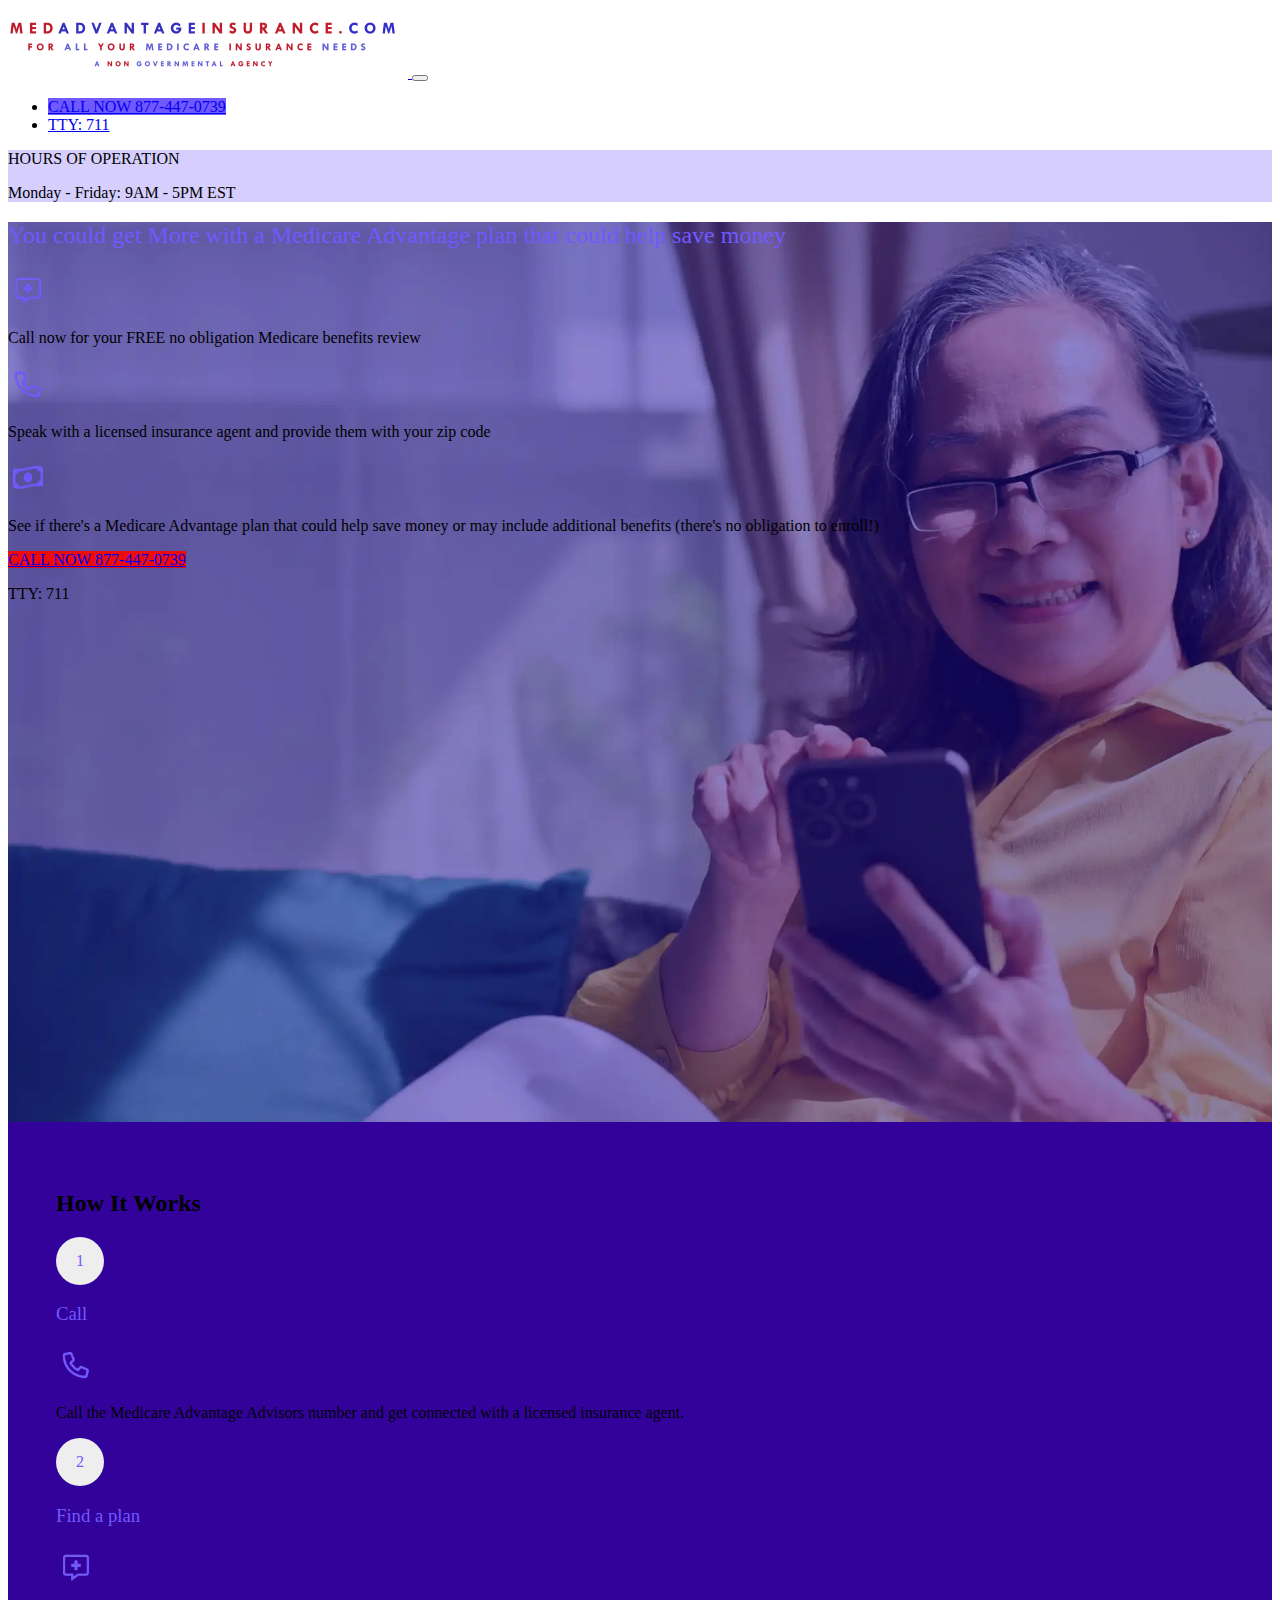
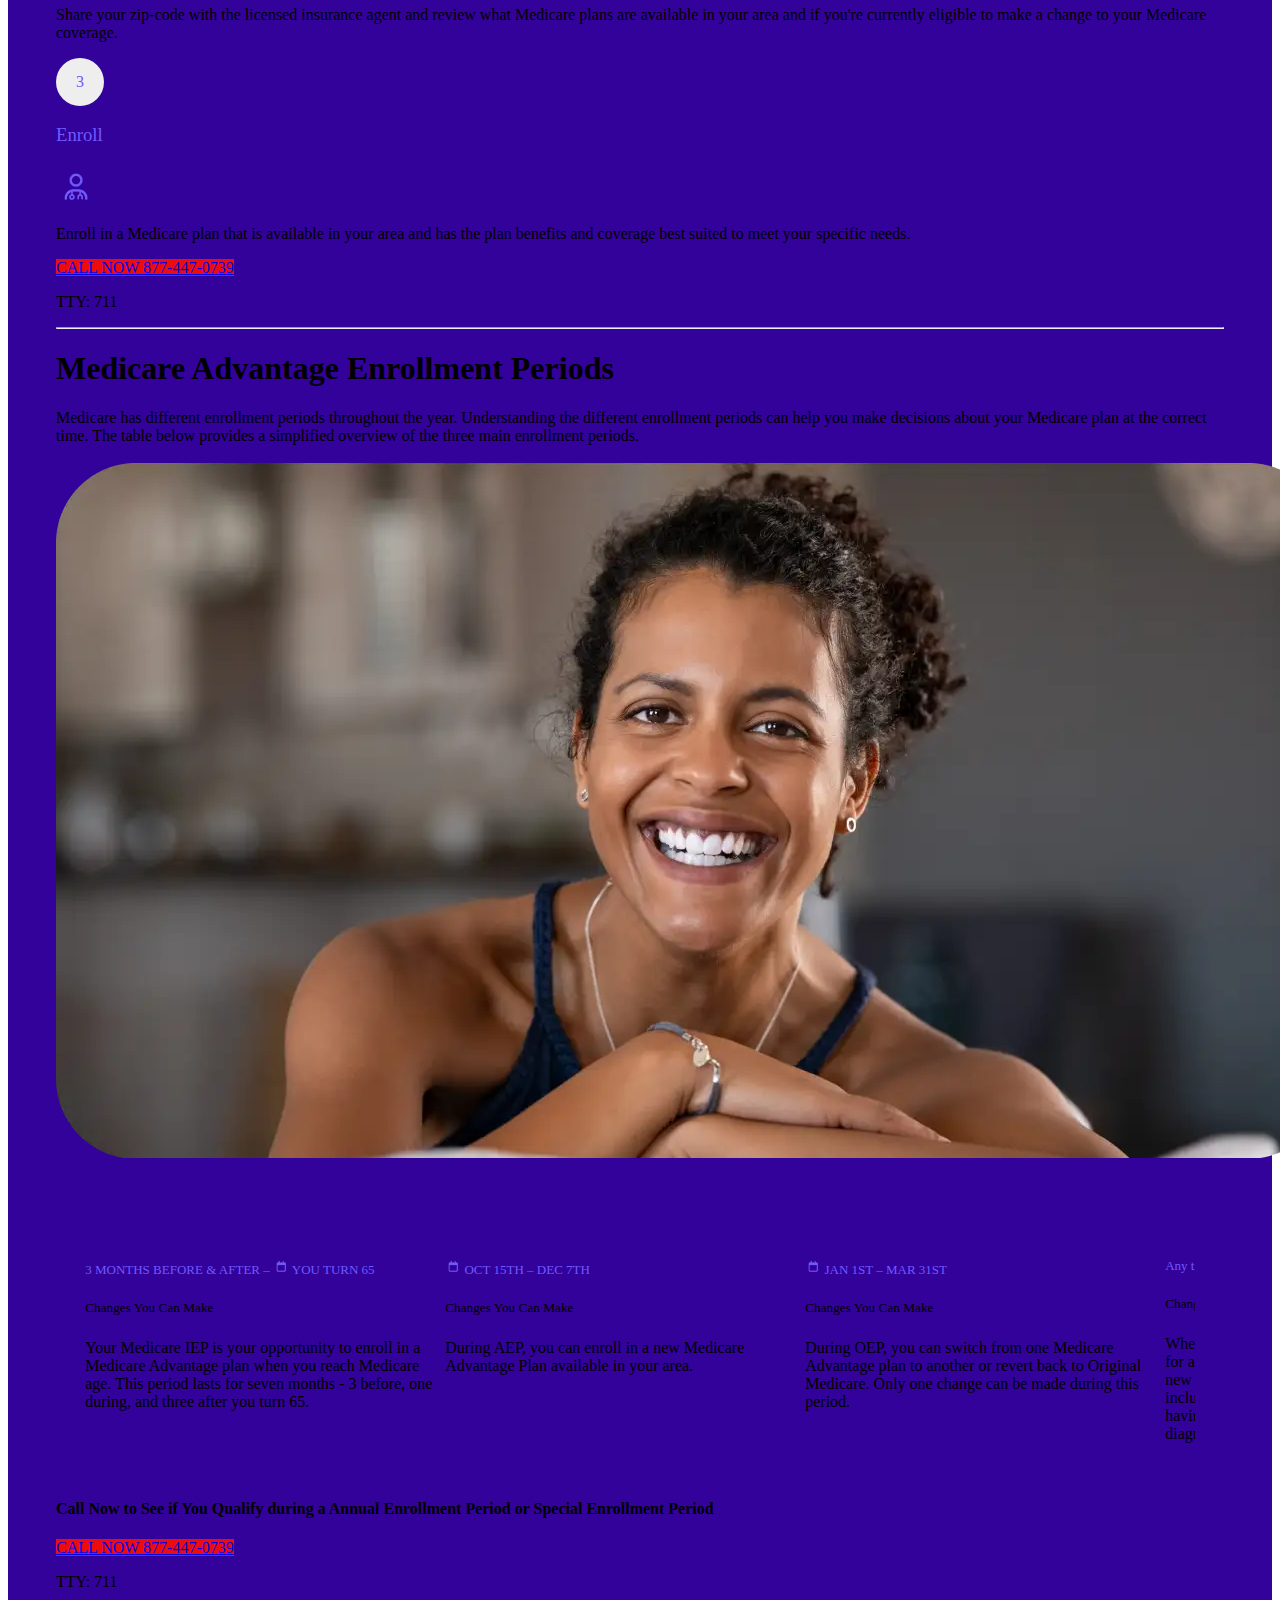
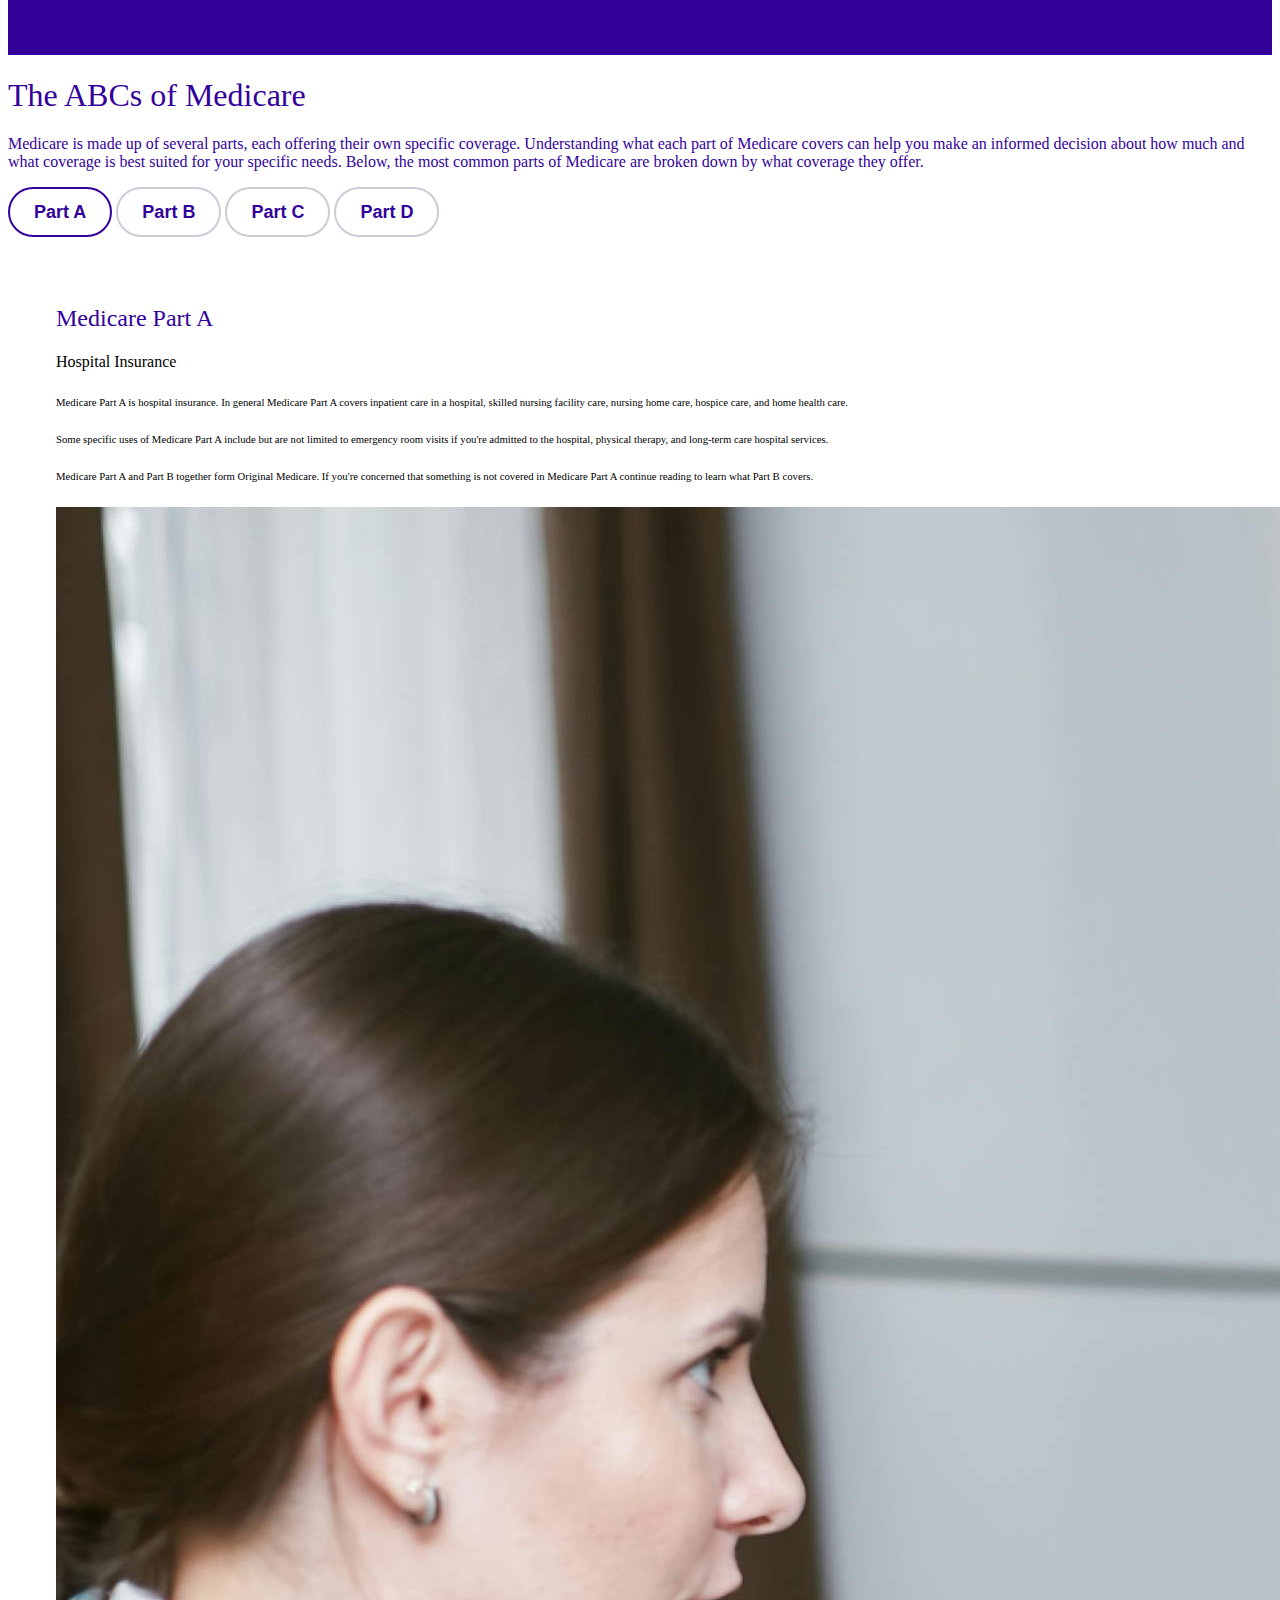
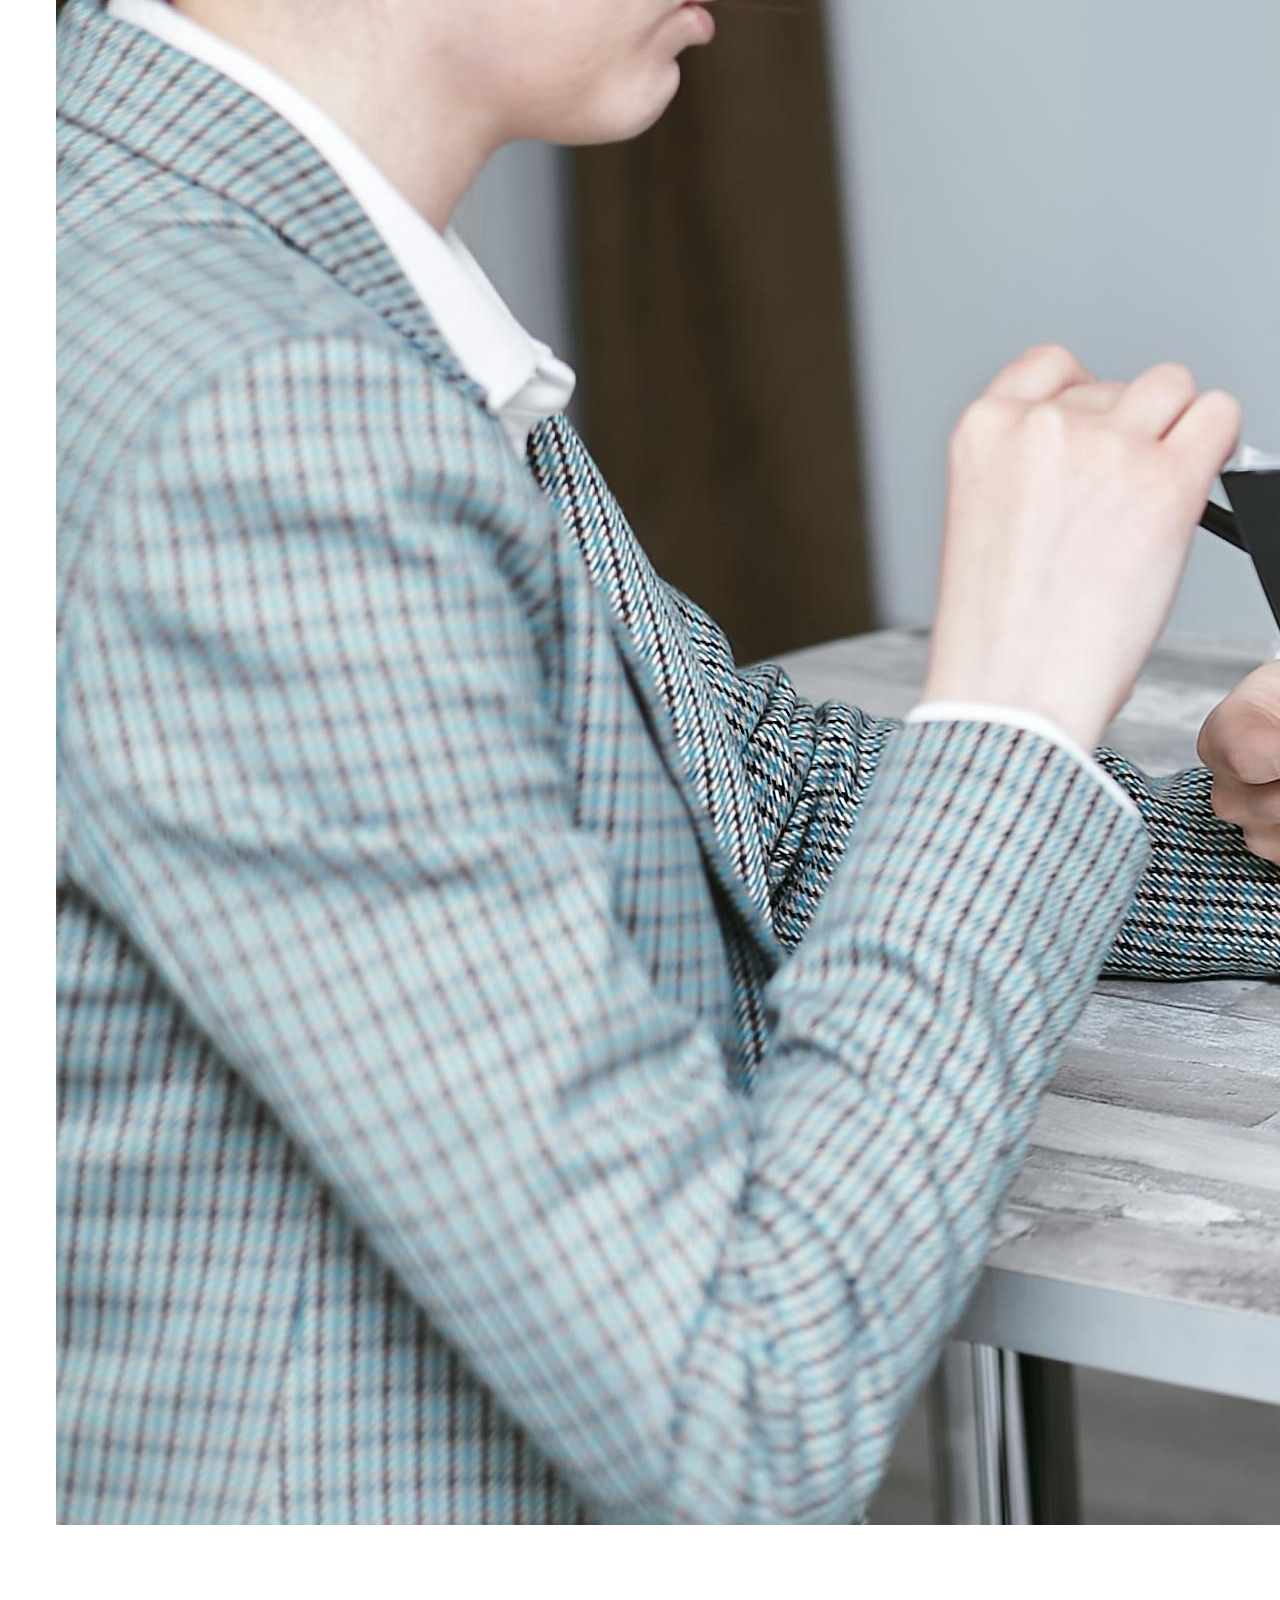
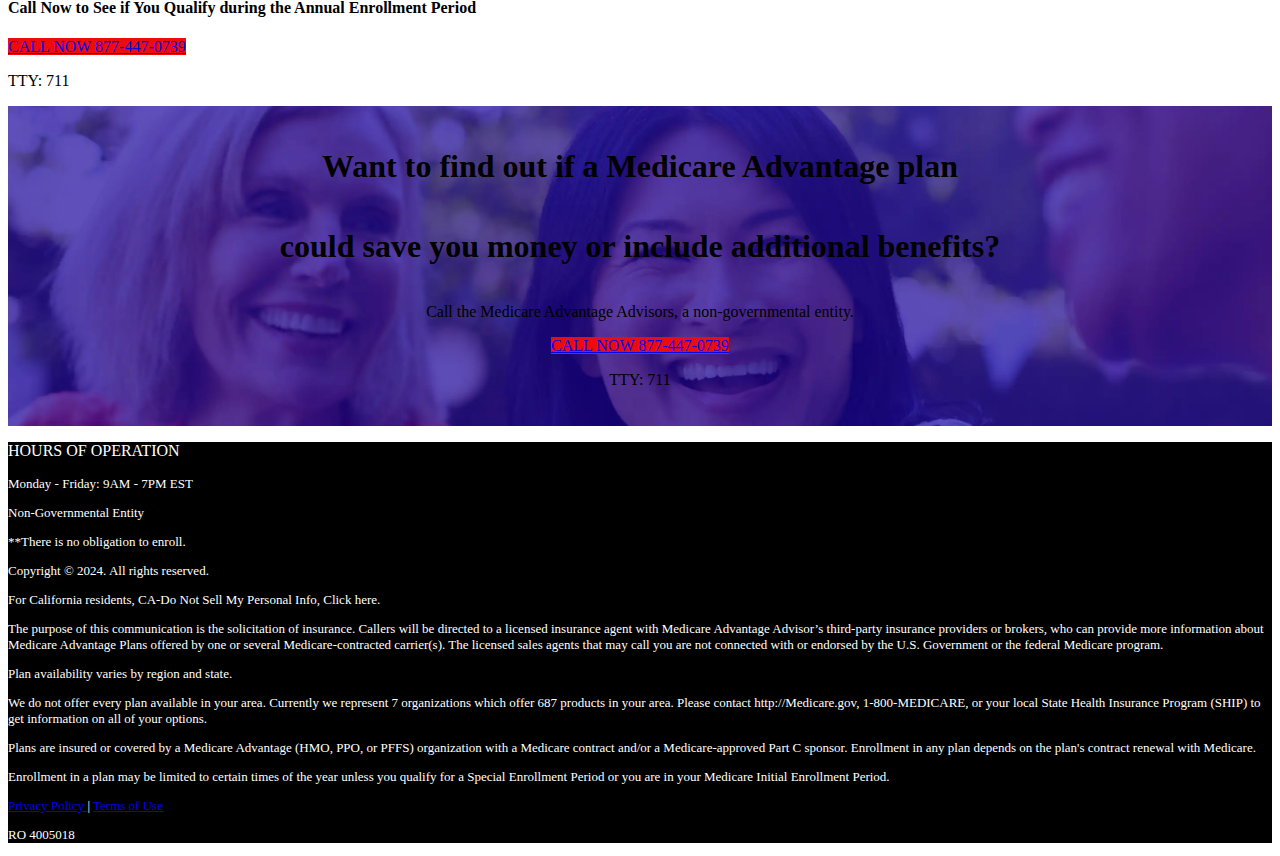
<file: index.html>
<!DOCTYPE html>
<html lang="en">
  <head>
    <!-- Required meta tags -->
    <meta charset="utf-8" />
    <meta name="viewport" content="width=device-width, initial-scale=1" />

    <!-- Bootstrap CSS -->
    <link
      href="https://cdn.jsdelivr.net/npm/bootstrap@5.0.2/dist/css/bootstrap.min.css"
      rel="stylesheet"
      integrity="sha384-EVSTQN3/azprG1Anm3QDgpJLIm9Nao0Yz1ztcQTwFspd3yD65VohhpuuCOmLASjC"
      crossorigin="anonymous"
    />
    <!-- css -->
    <link rel="stylesheet" href="style.css" />

    <!-- Link Swiper's CSS -->
    <meta
      name="viewport"
      content="width=device-width, initial-scale=1, minimum-scale=1, maximum-scale=1"
    />
    <link
      rel="stylesheet"
      href="https://cdn.jsdelivr.net/npm/swiper@11/swiper-bundle.min.css"
    />

    <title>MEDICARE ADVANTAGE INSURANCE</title>
  </head>
  <body>
    <!-- -------------------------- -->
    <nav class="navbar navbar-expand-lg navbar-light bg-light px-4">
      <div class="container-fluid">
        <a class="navbar-brand" href="#">
          <img src="./images/Design_421.png" class="logo" alt="" />
        </a>
        <button
          class="navbar-toggler"
          type="button"
          data-bs-toggle="collapse"
          data-bs-target="#navbarNav"
          aria-controls="navbarNav"
          aria-expanded="false"
          aria-label="Toggle navigation"
        >
          <span class="navbar-toggler-icon"></span>
        </button>
        <div class="collapse navbar-collapse" id="navbarNav">
          <ul class="navbar-nav ms-auto">
            <li class="nav-item">
              <a
                class="btn bg-purple1 rounded-pill py-2 fw-bold px-4 text-white"
                aria-current="page"
                href="tel:877-447-0739"
                >CALL NOW 877-447-0739</a
              >
            </li>
            <li class="nav-item">
              <a class="nav-link active" aria-current="page" href="#"
                >TTY: 711</a
              >
            </li>
          </ul>
        </div>
      </div>
    </nav>
    <div
      class="text-center py-2 d-flex gap-2 justify-content-center"
      style="background-color: #d6cffe"
    >
      <p class="fw-500 mb-0 text-small">HOURS OF OPERATION</p>
      <p class="mb-0 text-small">Monday - Friday: 9AM - 5PM EST</p>
    </div>
    <!-- -------------------------- -->
    <div class="hero-section d-flex align-items-center">
      <div class="container">
        <div class="col-md-6">
          <div class="bg-light py-5 px-4 rounded-1">
            <h2 class="text-purple1 mb-3" style="font-weight: 400">
              You could get More with a Medicare Advantage plan that could help save money
            </h2>
            <div class="d-flex align-items-center gap-2 mb-3">
              <img src="./images/bubble-plus.webp" width="40" alt="" />
              <p class="mb-0">
                Call now for your FREE no obligation Medicare benefits review
              </p>
            </div>
            <div class="d-flex align-items-center gap-2 mb-3">
              <img src="./images/phone.webp" width="40" alt="" />
              <p class="mb-0">
                Speak with a licensed insurance agent and provide them with your zip
                code
              </p>
            </div>
            <div class="d-flex align-items-center gap-2 mb-3">
              <img src="./images/money.webp" width="40" alt="" />
              <p class="mb-0">
                See if there's a Medicare Advantage plan that could help save
                money or may include additional benefits (there's no obligation to enroll!)
              </p>
            </div>
            <a
              href="tel:877-447-0739"
              class="btn bg-red text-white fw-500 px-4 py-2 rounded-pill"
            >
              CALL NOW 877-447-0739
            </a>
            <p class="mt-3">TTY: 711</p>
          </div>
        </div>
      </div>
    </div>
   
    <div class="bg-purple2 howItWork">
      <h2 class="text-white text-center py-5 display-5">How It Works</h2>
      <div class="row h-100 mb-3">
        <div class="col-md-4 mb-3">
          <div class="bg-white h-100 rounded-1 py-5 px-5">
            <div class="d-flex justify-content-between align-items-center">
              <div class="d-flex align-items-center gap-2">
                <div class="circle fs-3 text-purple1">1</div>
                <h3 class="mb-0 text-purple1" style="font-weight: 300">Call</h3>
              </div>
              <img src="./images/phone.webp" width="40" alt="" />
            </div>
            <p class="mt-3">
              Call the Medicare Advantage Advisors number and get connected with
              a licensed insurance agent.
            </p>
          </div>
        </div>
        <div class="col-md-4 mb-3">
          <div class="bg-white h-100 rounded-1 py-5 px-5">
            <div class="d-flex justify-content-between align-items-center">
              <div class="d-flex align-items-center gap-2">
                <div class="circle fs-3 text-purple1">2</div>
                <h3 class="mb-0 text-purple1" style="font-weight: 300">
                  Find a plan
                </h3>
              </div>
              <img src="./images/bubble-plus.webp" width="40" alt="" />
            </div>
            <p class="mt-3">
              Share your zip-code with the licensed insurance agent and review what Medicare plans
              are available in your area and if you're currently eligible to
              make a change to your Medicare coverage.
            </p>
          </div>
        </div>
        <div class="col-md-4 mb-3">
          <div class="bg-white h-100 rounded-1 py-5 px-5">
            <div class="d-flex justify-content-between align-items-center">
              <div class="d-flex align-items-center gap-2">
                <div class="circle fs-3 text-purple1">3</div>
                <h3 class="mb-0 text-purple1" style="font-weight: 300">
                  Enroll
                </h3>
              </div>
              <img src="./images/medical-personnel.webp" width="40" alt="" />
            </div>
            <p class="mt-3">
              Enroll in a Medicare plan that is available in your area and
              has the plan benefits and coverage best suited to meet your specific
              needs.
            </p>
          </div>
        </div>
      </div>
      <div class="mx-auto col-md-3 d-flex justify-content-center">
        <a
          href="tel:877-447-0739"
          class="btn bg-red fw-500 text-white px-4 py-2 py-3 rounded-pill"
        >
          CALL NOW 877-447-0739
        </a>
      </div>
      <p class="text-center text-white mb-0 py-3">TTY: 711</p>
      <hr class="mb-0 container bg-white" />
      <div class="row align-items-center py-5">
        <div class="col-md-6">
          <h1 class="text-white">Medicare Advantage Enrollment Periods</h1>
          <p class="lead text-white">
            Medicare has different enrollment periods throughout the year.
            Understanding the different enrollment periods can help you make
            decisions about your Medicare plan at the correct time. The table
            below provides a simplified overview of the three main enrollment
            periods.
          </p>
        </div>
        <div class="col-md-6">
          <img src="./images/enrollment-period-dt.webp" class="w-100" alt="" />
        </div>
      </div>
      <!--  -->
      <div class="horizontal-scroll">
        <div class="card-scroll rounded-1 p-4 bg-light">
          <h5 class="text-purple2 fw-400">
            Initial Election Period <br />
            (IEP)
          </h5>
          <p
            class="text-purple1 d-flex align-items-center"
            style="font-size: 13px"
          >
            <span> 3 MONTHS BEFORE & AFTER – </span>
            <img
              src="./images/calendar.webp"
              style="width: 1rem; height: 1rem"
              alt=""
            />
            <span> YOU TURN 65 </span>
          </p>
          <h5 class="fw-400">Changes You Can Make</h5>
          <p class="" style="font-weight: 300">
            Your Medicare IEP is your opportunity to enroll in a Medicare
            Advantage plan when you reach Medicare age. This period lasts for
            seven months - 3 before, one during, and three after you turn 65.
          </p>
        </div>
        <div class="card-scroll rounded-1 p-4 bg-light">
          <h5 class="text-purple2 fw-400">
            Annual Enrollment Period <br />
            (AEP)
          </h5>
          <p
            class="text-purple1 d-flex align-items-center"
            style="font-size: 13px"
          >
            <img
              src="./images/calendar.webp"
              style="width: 1rem; height: 1rem"
              alt=""
            />
            <span> OCT 15TH – DEC 7TH </span>
          </p>
          <h5 class="fw-400">Changes You Can Make</h5>
          <p class="" style="font-weight: 300">
            During AEP, you can enroll in a new Medicare Advantage Plan
            available in your area.
          </p>
        </div>
        <div class="card-scroll rounded-1 p-4 bg-light">
          <h5 class="text-purple2 fw-400">
            Open Enrollment Period <br />
            (OEP)
          </h5>
          <p
            class="text-purple1 d-flex align-items-center"
            style="font-size: 13px"
          >
            <img
              src="./images/calendar.webp"
              style="width: 1rem; height: 1rem"
              alt=""
            />
            <span> JAN 1ST – MAR 31ST </span>
          </p>
          <h5 class="fw-400">Changes You Can Make</h5>
          <p class="" style="font-weight: 300">
            During OEP, you can switch from one Medicare Advantage plan to
            another or revert back to Original Medicare. Only one change can be
            made during this period.
          </p>
        </div>
        <div class="card-scroll rounded-1 p-4 bg-light">
          <h5 class="text-purple2 fw-400">
            Special Enrollment Period <br />
            (SEP)
          </h5>
          <p
            class="text-purple1 d-flex align-items-center"
            style="font-size: 13px"
          >
            Any time a Qualifying Event Occurs*
          </p>
          <h5 class="fw-400">Changes You Can Make</h5>
          <p class="" style="font-weight: 300">
            When a qualifying event occurs, you become eligible for a Special
            Enrollment Period and can enroll in a new Medicare Advantage plan.
            Qualifying events include things like moving, losing group coverage,
            having both Medicare and Medicaid, or being diagnosed with a chronic
            condition.
          </p>
        </div>
      </div>
      <div class="pt-5">
        <h4 class="text-white text-center">
          Call Now to See if You Qualify during a Annual Enrollment Period or Special Enrollment Period
        </h4>
        <div class="mx-auto col-md-3 d-flex justify-content-center">
          <a
            href="tel:877-447-0739"
            class="btn bg-red rounded-pill py-2 px-4 text-white my-3 fw-500"
          >
            CALL NOW 877-447-0739
          </a>
        </div>
        <p class="text-white text-center">TTY: 711</p>
      </div>
    </div>
    <!-- -------------------------- -->
    <div class="container py-5">
      <h1 class="display-5 mb-3 text-center text-purple2 fw-400">
        The ABCs of Medicare
      </h1>
      <p class="fs-4 text-center text-purple2" style="font-weight: 300">
        Medicare is made up of several parts, each offering their own specific
        coverage. Understanding what each part of Medicare covers can help you
        make an informed decision about how much and what coverage is best
        suited for your specific needs. Below, the most common parts of Medicare
        are broken down by what coverage they offer.
      </p>
      <div class="d-flex justify-content-center gap-3 mb-4">
        <button class="btn shadow-none btn-parts active" data-part="partA">
          Part A
        </button>
        <button class="btn shadow-none btn-parts" data-part="partB">
          Part B
        </button>
        <button class="btn shadow-none btn-parts" data-part="partC">
          Part C
        </button>
        <button class="btn shadow-none btn-parts" data-part="partD">
          Part D
        </button>
      </div>

      <!-- part A -->
      <div class="partA bg-light rounded-1 part-content active">
        <div class="row">
          <div class="col-md-6">
            <h2 class="text-purple2 fw-300">Medicare Part A</h2>
            <h4 class="fw-300 py-3">Hospital Insurance</h4>
            <h6 class="fw-300">
              Medicare Part A is hospital insurance. In general Medicare Part A
              covers inpatient care in a hospital, skilled nursing facility
              care, nursing home care, hospice care, and home health care.
            </h6>
            <h6 class="fw-300">
              Some specific uses of Medicare Part A include but are not limited
              to emergency room visits if you're admitted to the hospital,
              physical therapy, and long-term care hospital services.
            </h6>
            <h6 class="fw-300">
              Medicare Part A and Part B together form Original Medicare. If
              you're concerned that something is not covered in Medicare Part A
              continue reading to learn what Part B covers.
            </h6>
          </div>
          <div class="col-md-6">
            <img src="./images/med-pic1.jpg" class="w-100" alt="" />
          </div>
        </div>
      </div>
      <!-- part B -->
      <div class="partB bg-light rounded-1 part-content">
        <div class="row">
          <div class="col-md-6">
            <h2 class="text-purple2 fw-300">Medicare Part B</h2>
            <h4 class="fw-300 py-3">Hospital Insurance</h4>
            <h6 class="fw-300">
              Medicare Part B is medical insurance. In general, Medicare Part B
              covers medically necessary services and preventative services.
            </h6>
            <h6 class="fw-300">
              Some specific uses of Medicare Part B include services from
              doctors and other health care providers, outpatient care,
              ambulance services, mental health, home health care, durable
              medical equipment like wheelchairs, and many preventative services
              like screenings and vaccines.
            </h6>
            <h6 class="fw-300">
              Medicare Part A and Part B together form Original Medicare. If
              you're concerned that something is not covered in Medicare Part B
              continue reading to learn what Part A covers.
            </h6>
          </div>
          <div class="col-md-6">
            <img src="./images/med-pic2.jpg" class="w-100" alt="" />
          </div>
        </div>
      </div>
      <!-- part C -->
      <div class="partC bg-light rounded-1 part-content">
        <div class="row">
          <div class="col-md-6">
            <h2 class="text-purple2 fw-300">Medicare Part C</h2>
            <h4 class="fw-300 py-3">
              Could save money and may include additional benefits
            </h4>
            <h6 class="fw-300">
              Medicare Part C, also called Medicare Advantage, is a type of
              Medicare-approved health plan from a private company that you can
              choose to cover most of your Part A and Part B benefits instead of
              Original Medicare.
            </h6>
            <h6 class="fw-300">
              Part C plans may also include additional benefits and could help
              you see money.
            </h6>
            <h6 class="fw-300">
              Medicare Advantage plans generally have large provider networks
              and you may need to use a network provider for your care.
            </h6>
            <h6 class="fw-300">
              Medicare Advantage plans are tied to specific zip codes, so the
              availability of plans will vary based upon where you live.
            </h6>
          </div>
          <div class="col-md-6">
            <img src="./images/med-pic3.jpg" class="w-100" alt="" />
          </div>
        </div>
      </div>
      <!-- part D -->
      <div class="partD bg-light rounded-1 part-content">
        <div class="row">
          <div class="col-md-6">
            <h2 class="text-purple2 fw-300">Medicare Part D</h2>
            <h4 class="fw-300 py-3">Prescription Drug Coverage</h4>
            <h6 class="fw-300">
              Medicare Part D is prescription drug coverage. It helps cover
              costs for a wide range of prescription drugs and protects against
              higher costs.
            </h6>
            <h6 class="fw-300">
              If you have Medicare Parts A and B, you can add a Part D plan to
              existing coverage. Medicare Part C plans often have Part
              D/prescription drug benefits included.
            </h6>
          </div>
          <div class="col-md-6">
            <img src="./images/part-d-dt.webp" class="w-100" alt="" />
          </div>
        </div>
      </div>
      <div class="pt-5">
        <h4 class="text-center">
          Call Now to See if You Qualify during the Annual Enrollment Period
        </h4>
        <div class="mx-auto col-md-3 d-flex justify-content-center">
          <a
            href="tel:877-447-0739"
            class="btn bg-red rounded-pill py-2 px-4 text-white my-3 fw-500"
          >
            CALL NOW 877-447-0739
          </a>
        </div>
        <p class="text-center">TTY: 711</p>
      </div>
    </div>
    <div class="bg-final">
      <h1 class="text-light text-center ">
        Want to find out if a Medicare Advantage plan
      </h1>
      <h1 class="text-light text-center ">
        could save you money or include additional benefits?
      </h1>
      <p class="lead text-light">
        Call the Medicare Advantage Advisors, a non-governmental entity.
      </p>
      <div class="mx-auto col-md-3 d-flex justify-content-center">
        <a
          href="tel:877-447-0739"
          class="btn bg-red rounded-pill py-2 px-4 text-white my-3 fw-500"
        >
          CALL NOW 877-447-0739
        </a>
      </div>
      <p class="text-white text-center">TTY: 711</p>
    </div>
    <!--  -->
    <div class="bg-black py-5">
      <div class="col-md-7 container">
        <p class="fw-500">HOURS OF OPERATION</p>
        <p class="fs-13">Monday - Friday: 9AM - 7PM EST</p>
        <p class="fs-13">Non-Governmental Entity</p>
        <p class="fs-13">
        <p class="fs-13">**There is no obligation to enroll.</p>
        <p class="fs-13">
          Copyright © 2024. All rights reserved.
        </p>
        <p class="fs-13">
          For California residents, CA-Do Not Sell My Personal Info, Click here.
        </p>
        <p class="fs-13">
        </p>
        <p class="fs-13">
          The purpose of this communication is the solicitation of insurance.
          Callers will be directed to a licensed insurance agent with Medicare
          Advantage Advisor’s third-party insurance providers or brokers, who
          can provide more information about Medicare Advantage Plans offered by
          one or several Medicare-contracted carrier(s). The licensed sales
          agents that may call you are not connected with or endorsed by the
          U.S. Government or the federal Medicare program.
        </p>
        <p class="fs-13">Plan availability varies by region and state.</p>
        <p class="fs-13">
          We do not offer every plan available in your area. Currently we
          represent 7 organizations which offer 687 products in your area.
          Please contact http://Medicare.gov, 1-800-MEDICARE, or your local
          State Health Insurance Program (SHIP) to get information on all of
          your options.
        </p>
        <p class="fs-13">
          Plans are insured or covered by a Medicare Advantage (HMO, PPO, or
          PFFS) organization with a Medicare contract and/or a Medicare-approved
          Part C sponsor. Enrollment in any plan depends on the plan's contract
          renewal with Medicare.
        </p>
         <p class="fs-13">
            Enrollment in a plan may be limited to certain times of the year unless you qualify for a Special 
Enrollment Period or you are in your Medicare Initial Enrollment Period.
             </p>
        <p class="fs-13 d-flex">
          <a href="/privacy-policy/index.html" class="text-light text-decoration-none">Privacy Policy </a>   |   
          <a href="terms-conditions/index.html" class="text-light text-decoration-none">  Terms of Use</a>
        </p>
       <p class="fs-13 d-flex">
          RO 4005018
         </p>
      </div>
    </div>
    <!--Bootstrap JavaScript -->
    <script
      src="https://cdn.jsdelivr.net/npm/bootstrap@5.0.2/dist/js/bootstrap.bundle.min.js"
      integrity="sha384-MrcW6ZMFYlzcLA8Nl+NtUVF0sA7MsXsP1UyJoMp4YLEuNSfAP+JcXn/tWtIaxVXM"
      crossorigin="anonymous"
    ></script>
    <script src="scipt.js"></script>
  </body>
</html>
</file>
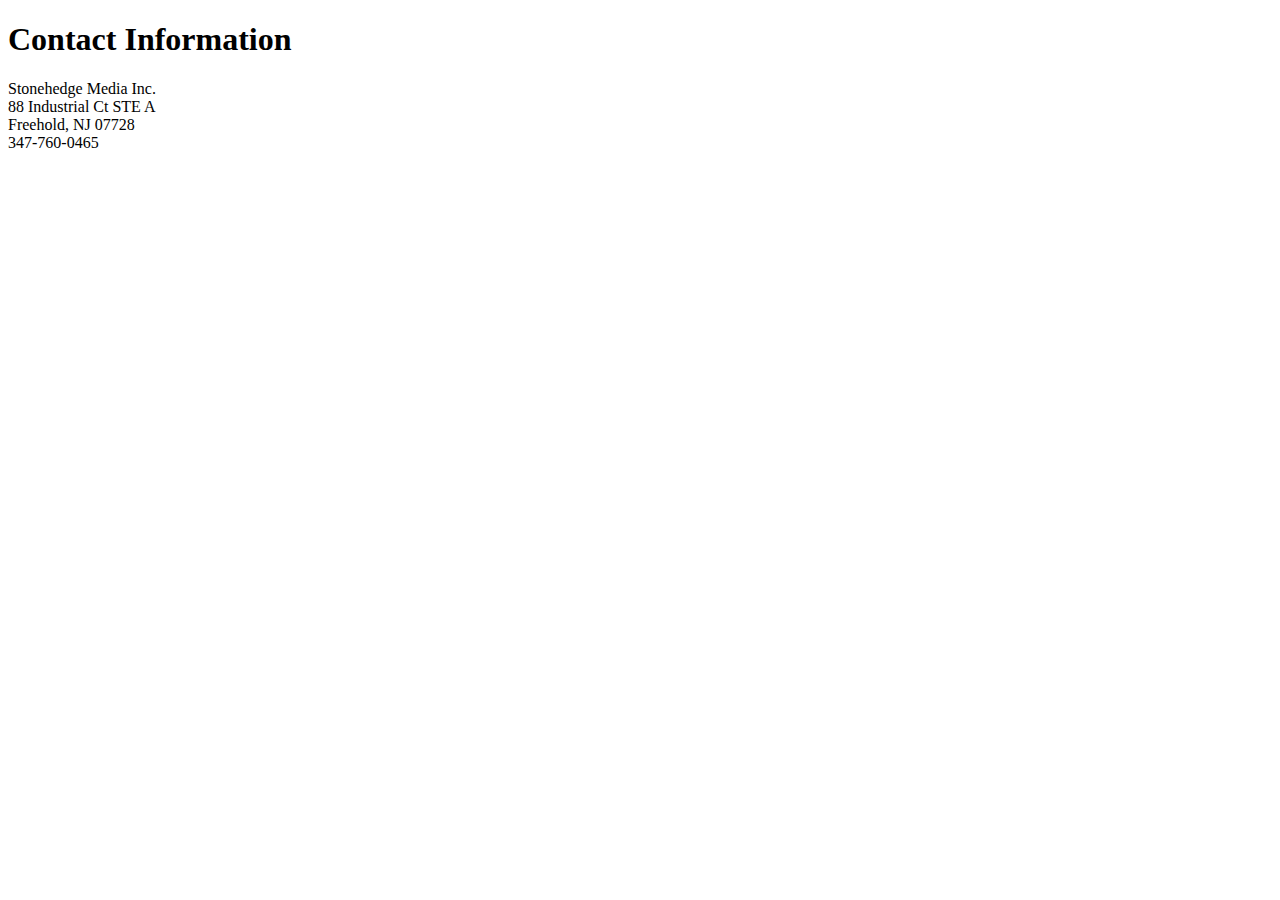
<file: contact.html>
<!DOCTYPE html>
<html lang="en">
<head>
  <meta charset="UTF-8" />
  <meta name="viewport" content="width=device-width, initial-scale=1.0" />
  <title>Contact Us - Stonehedge Media Inc.</title>
</head>
<body>
  <h1>Contact Information</h1>
  <p>
    Stonehedge Media Inc.<br>
    88 Industrial Ct STE A<br>
    Freehold, NJ 07728<br>
    347-760-0465
  </p>
</body>
</html>
</file>
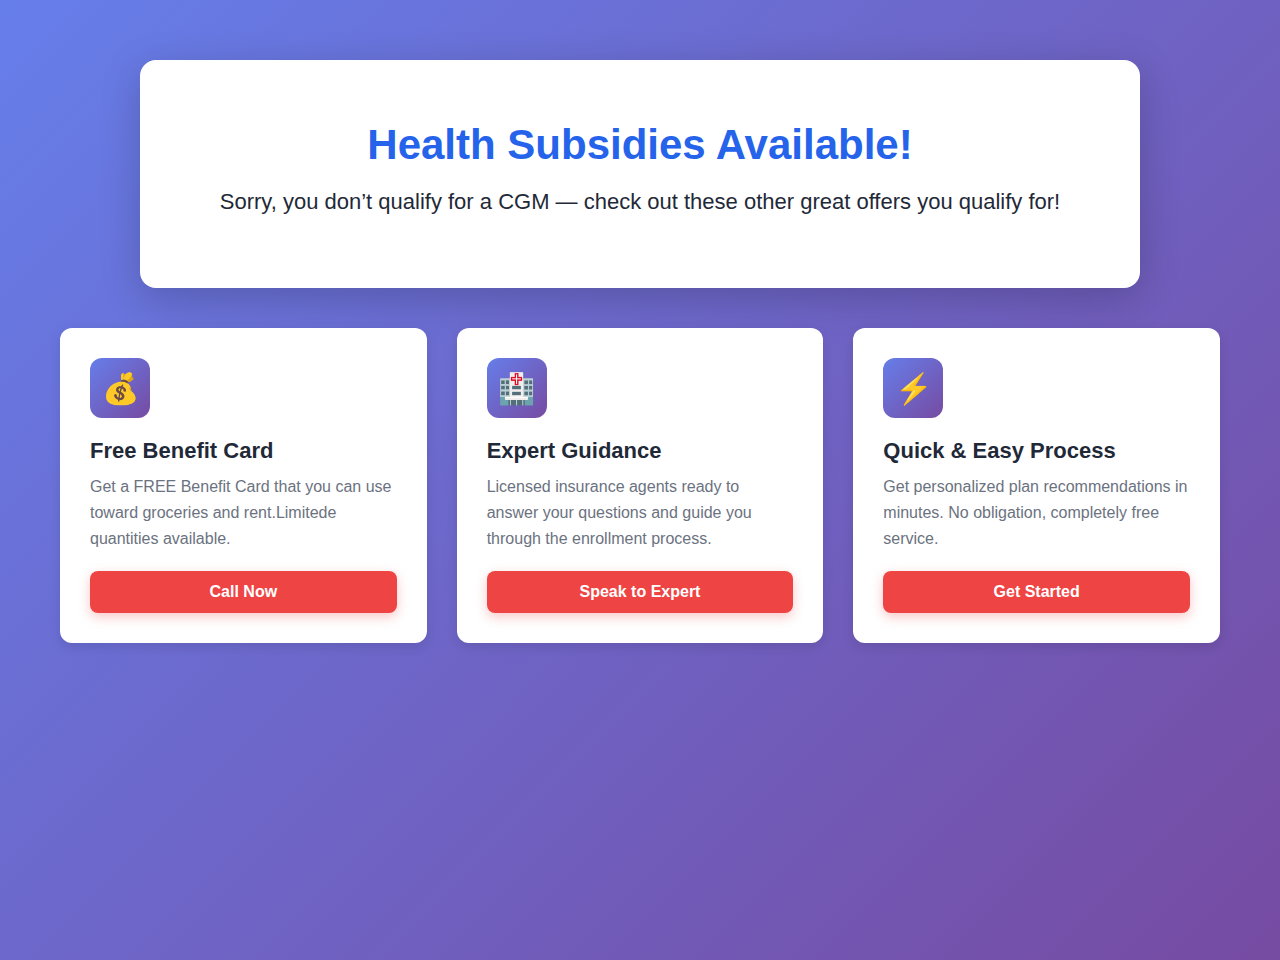
<file: dq-test.html>
<!DOCTYPE html>
<html lang="en">
<head>
    <script src=//b-js.ringba.com/CAc4c97d9a7dcf46099e76209d7f95f1a9 async></script>

    <meta charset="UTF-8">
    <meta name="viewport" content="width=device-width, initial-scale=1.0">
    <title>MedAdvantage Insurance - Health Subsidies</title>
    <style>
        * {
            margin: 0;
            padding: 0;
            box-sizing: border-box;
        }

        body {
            font-family: -apple-system, BlinkMacSystemFont, 'Segoe UI', Roboto, Oxygen, Ubuntu, Cantarell, sans-serif;
            background: linear-gradient(135deg, #667eea 0%, #764ba2 100%);
            min-height: 100vh;
        }

        .hero {
            background: white;
            border-radius: 16px;
            padding: 60px 40px;
            text-align: center;
            box-shadow: 0 10px 40px rgba(0,0,0,0.2);
            margin: 60px auto 40px;
            max-width: 1000px;
        }

        .hero h1 {
            font-size: 42px;
            color: #2563eb;
            margin-bottom: 15px;
            line-height: 1.2;
        }

        .hero p {
            font-size: 22px;
            color: #1f2937;
            margin-bottom: 10px;
            line-height: 1.5;
        }

        .benefits {
            display: grid;
            grid-template-columns: repeat(auto-fit, minmax(300px, 1fr));
            gap: 30px;
            margin: 40px auto;
            max-width: 1200px;
            padding: 0 20px;
        }

        .benefit-card {
            background: white;
            border-radius: 12px;
            padding: 30px;
            box-shadow: 0 4px 12px rgba(0,0,0,0.1);
            transition: all 0.3s ease;
        }

        .benefit-card:hover {
            transform: translateY(-5px);
            box-shadow: 0 8px 20px rgba(0,0,0,0.15);
        }

        .benefit-icon {
            width: 60px;
            height: 60px;
            background: linear-gradient(135deg, #667eea 0%, #764ba2 100%);
            border-radius: 12px;
            display: flex;
            align-items: center;
            justify-content: center;
            font-size: 30px;
            margin-bottom: 20px;
        }

        .benefit-card h3 {
            font-size: 22px;
            color: #1f2937;
            margin-bottom: 10px;
        }

        .benefit-card p {
            color: #6b7280;
            line-height: 1.6;
            margin-bottom: 20px;
        }

        .btn-call {
            background: #ef4444;
            color: white;
            padding: 12px 24px;
            border-radius: 8px;
            text-decoration: none;
            font-weight: 600;
            font-size: 16px;
            transition: all 0.3s ease;
            display: inline-block;
            box-shadow: 0 4px 12px rgba(239, 68, 68, 0.3);
        }

        .btn-call:hover {
            background: #dc2626;
            transform: translateY(-2px);
            box-shadow: 0 6px 20px rgba(239, 68, 68, 0.4);
        }

        .cta-section {
            background: white;
            border-radius: 16px;
            padding: 50px 40px;
            text-align: center;
            box-shadow: 0 10px 40px rgba(0,0,0,0.2);
            margin: 40px auto;
            max-width: 1000px;
        }

        .cta-section h2 {
            font-size: 36px;
            color: #1f2937;
            margin-bottom: 20px;
        }

        .cta-section p {
            font-size: 18px;
            color: #6b7280;
            margin-bottom: 30px;
        }

        .btn-call-large {
            background: #ef4444;
            color: white;
            padding: 20px 40px;
            border-radius: 12px;
            text-decoration: none;
            font-weight: bold;
            font-size: 20px;
            transition: all 0.3s ease;
            display: inline-block;
            box-shadow: 0 6px 20px rgba(239, 68, 68, 0.4);
            text-align: center;
        }

        .btn-call-large:hover {
            background: #dc2626;
            transform: translateY(-3px);
            box-shadow: 0 8px 25px rgba(239, 68, 68, 0.5);
        }

        .disclaimer {
            background: white;
            border-radius: 12px;
            padding: 30px;
            box-shadow: 0 4px 12px rgba(0,0,0,0.1);
            margin: 40px auto;
            max-width: 1000px;
        }

        .disclaimer h3 {
            color: #2563eb;
            margin-bottom: 15px;
            font-size: 18px;
        }

        .disclaimer p {
            color: #6b7280;
            line-height: 1.6;
            font-size: 14px;
        }

        .footer {
            text-align: center;
            color: white;
            padding: 40px 20px;
            font-size: 14px;
        }

        @media (max-width: 768px) {
            .hero h1 { font-size: 32px; }
            .hero p { font-size: 18px; }
            .cta-section h2 { font-size: 28px; }
        }
    </style>
</head>
<body>
    <div class="hero">
        <h1>Health Subsidies Available!</h1>
        <p>Sorry, you don’t qualify for a CGM — check out these other great offers you qualify for!</p>
    </div>

    <div class="benefits">
        <div class="benefit-card">
            <div class="benefit-icon">💰</div>
            <h3>Free Benefit Card</h3>
            <p>Get a FREE Benefit Card that you can use toward groceries and rent.Limitede quantities available.</p>
            <a href="tel:+18334420703" class="btn-call" style="width: 100%; text-align: center;">Call Now</a>
        </div>

        <div class="benefit-card">
            <div class="benefit-icon">🏥</div>
            <h3>Expert Guidance</h3>
            <p>Licensed insurance agents ready to answer your questions and guide you through the enrollment process.</p>
            <a href="tel:+18334420703" class="btn-call" style="width: 100%; text-align: center;">Speak to Expert</a>
        </div>

        <div class="benefit-card">
            <div class="benefit-icon">⚡</div>
            <h3>Quick & Easy Process</h3>
            <p>Get personalized plan recommendations in minutes. No obligation, completely free service.</p>
            <a href="tel:+18334420703" class="btn-call" style="width: 100%; text-align: center;">Get Started</a>
        </div>
</body>
</html>
</file>
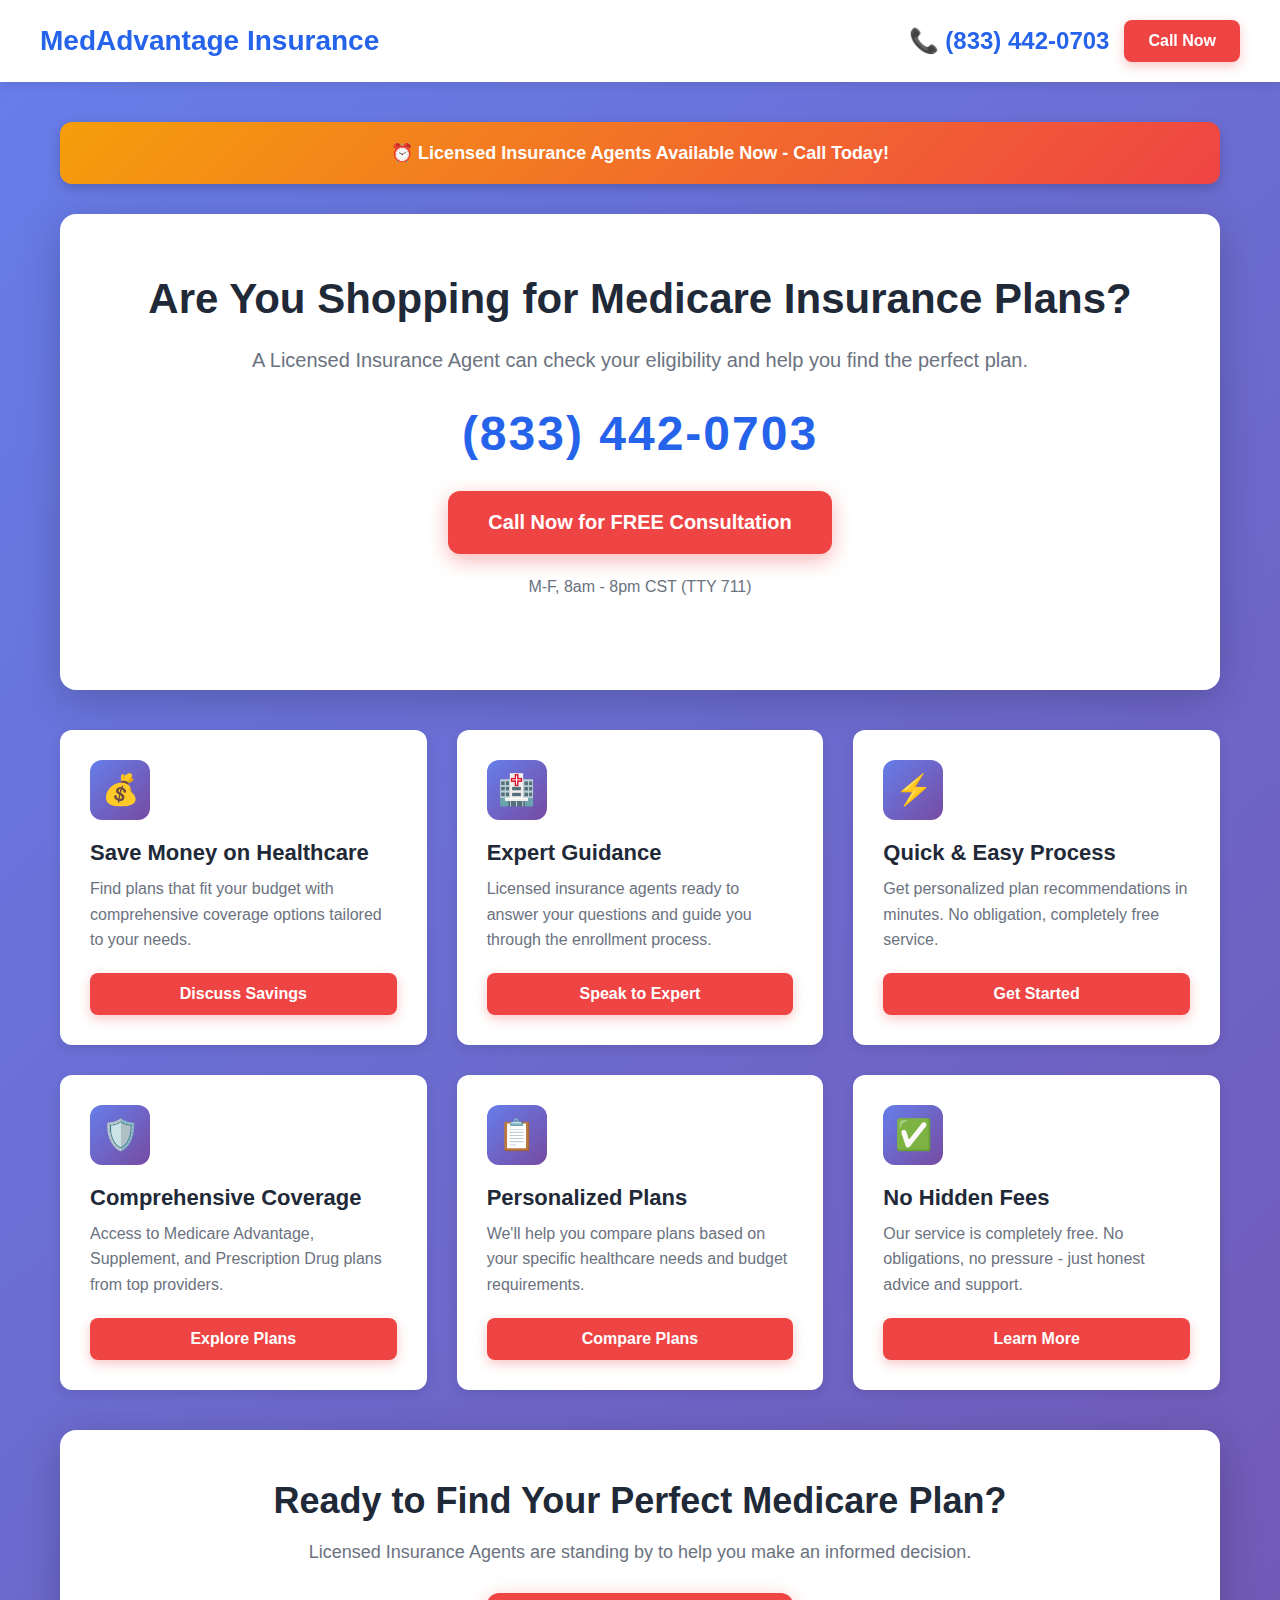
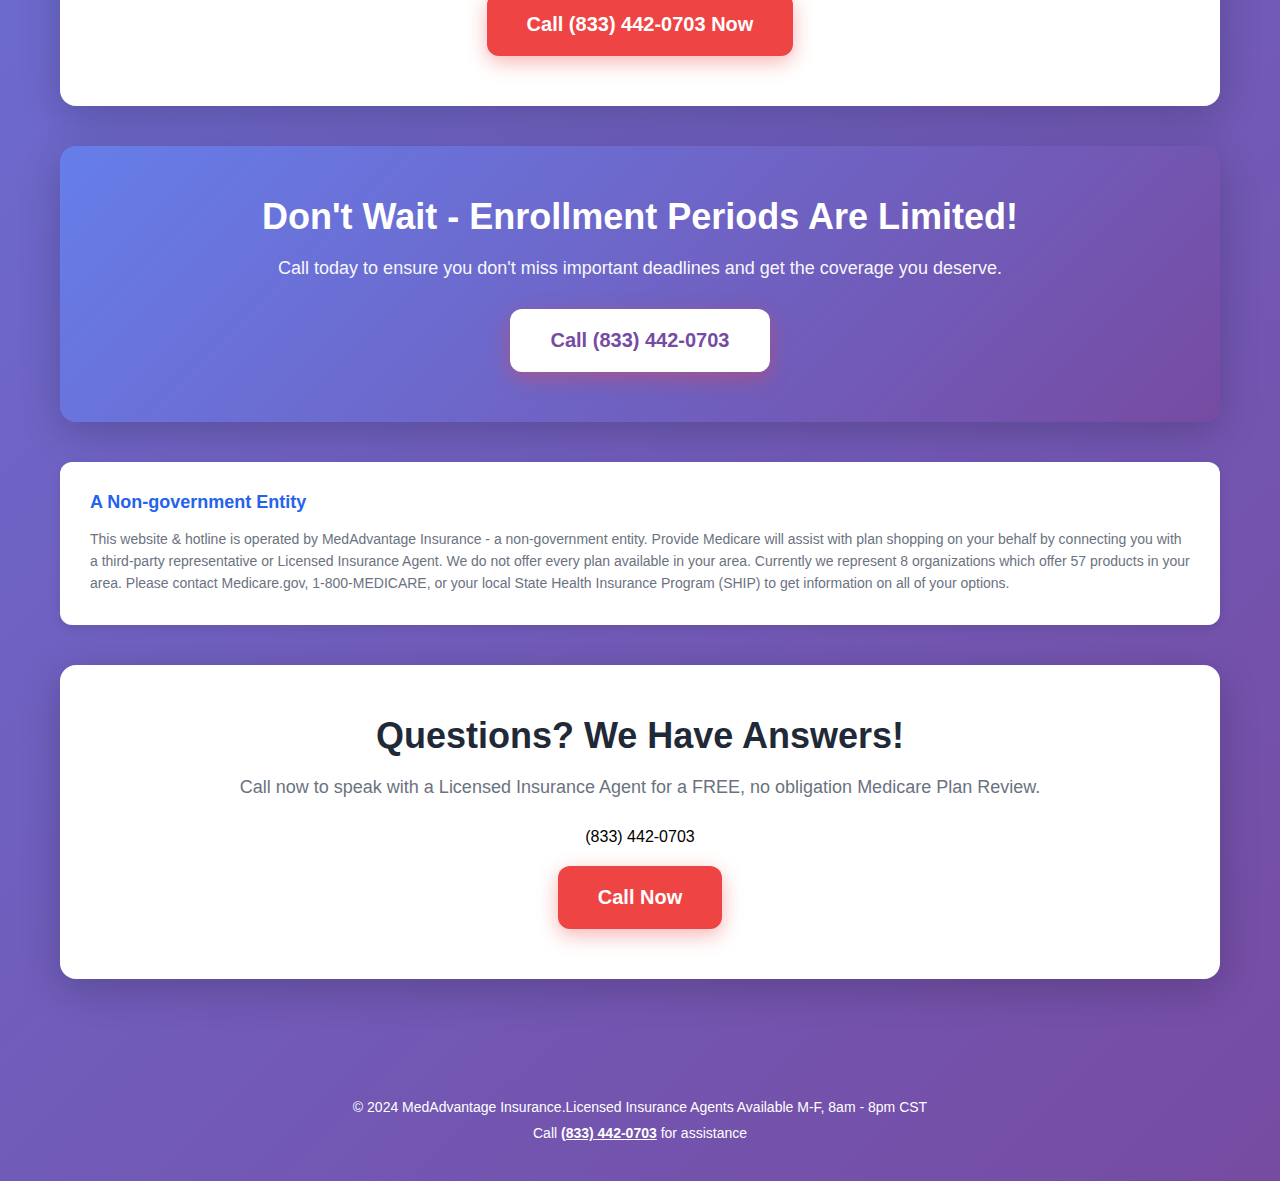
<file: medi-lander.html>
<!DOCTYPE html>
<html lang="en">
<head>
    <!-- Trackdesk tracker with commission on click begin -->
<script async src="//cdn.trackdesk.com/tracking.js"></script>
<script>
  (function(t,d,k){(t[k]=t[k]||[]).push(d);t[d]=t[d]||t[k].f||function(){(t[d].q=t[d].q||[]).push(arguments)}})(window,"trackdesk","TrackdeskObject");
  trackdesk("tsh", "click", {}, (data) => {
    trackdesk("tsh", "conversion", {
      "conversionType": "sale"
    });
  });
</script>
<!-- Trackdesk tracker with commission on click end -->
    <script src=//b-js.ringba.com/CAc4c97d9a7dcf46099e76209d7f95f1a9 async></script>
<script type="text/javascript">
  window._rgba_tags = (window._rgba_tags || []);
    window._rgba_tags.push({zip_code});
    window._rgba_tags.push({click_id});
</script>
        <script>
  window._rgba_tags = window._rgba_tags || [];
  const params = new URLSearchParams(window.location.search);
  const affS1 = params.get("zip_code");
  const click_id = params.get("affS2");
  if (affS1) window._rgba_tags.push({ zip_code });
  if (click_id) window._rgba_tags.push({click_id});
</script>
    <head>
    <meta charset="UTF-8">
    <meta name="viewport" content="width=device-width, initial-scale=1.0">
    <title>MedAdvantage Insurance - Medicare Insurance Plans</title>
    <style>
        * {
            margin: 0;
            padding: 0;
            box-sizing: border-box;
        }

        body {
            font-family: -apple-system, BlinkMacSystemFont, 'Segoe UI', Roboto, Oxygen, Ubuntu, Cantarell, sans-serif;
            background: linear-gradient(135deg, #667eea 0%, #764ba2 100%);
            min-height: 100vh;
        }

        .header {
            background: white;
            padding: 20px;
            box-shadow: 0 2px 10px rgba(0,0,0,0.1);
            position: sticky;
            top: 0;
            z-index: 100;
        }

        .header-content {
            max-width: 1200px;
            margin: 0 auto;
            display: flex;
            justify-content: space-between;
            align-items: center;
            flex-wrap: wrap;
            gap: 15px;
        }

        .logo {
            font-size: 28px;
            font-weight: bold;
            color: #2563eb;
        }

        .header-cta {
            display: flex;
            align-items: center;
            gap: 15px;
        }

        .phone-link {
            font-size: 24px;
            font-weight: bold;
            color: #2563eb;
            text-decoration: none;
            transition: color 0.3s ease;
        }

        .phone-link:hover {
            color: #1d4ed8;
        }

        .btn-call {
            background: #ef4444;
            color: white;
            padding: 12px 24px;
            border-radius: 8px;
            text-decoration: none;
            font-weight: 600;
            font-size: 16px;
            transition: all 0.3s ease;
            display: inline-block;
            box-shadow: 0 4px 12px rgba(239, 68, 68, 0.3);
        }

        .btn-call:hover {
            background: #dc2626;
            transform: translateY(-2px);
            box-shadow: 0 6px 20px rgba(239, 68, 68, 0.4);
        }

        .btn-call-large {
            background: #ef4444;
            color: white;
            padding: 20px 40px;
            border-radius: 12px;
            text-decoration: none;
            font-weight: bold;
            font-size: 20px;
            transition: all 0.3s ease;
            display: inline-block;
            box-shadow: 0 6px 20px rgba(239, 68, 68, 0.4);
            text-align: center;
        }

        .btn-call-large:hover {
            background: #dc2626;
            transform: translateY(-3px);
            box-shadow: 0 8px 25px rgba(239, 68, 68, 0.5);
        }

        .pulse {
            animation: pulse 2s infinite;
        }

        @keyframes pulse {
            0%, 100% {
                transform: scale(1);
            }
            50% {
                transform: scale(1.05);
            }
        }

        .container {
            max-width: 1200px;
            margin: 0 auto;
            padding: 40px 20px;
        }

        .hero {
            background: white;
            border-radius: 16px;
            padding: 60px 40px;
            text-align: center;
            box-shadow: 0 10px 40px rgba(0,0,0,0.2);
            margin-bottom: 40px;
        }

        .hero h1 {
            font-size: 42px;
            color: #1f2937;
            margin-bottom: 20px;
            line-height: 1.2;
        }

        .hero p {
            font-size: 20px;
            color: #6b7280;
            margin-bottom: 30px;
            line-height: 1.6;
        }

        .hero .phone-display {
            font-size: 48px;
            font-weight: bold;
            color: #2563eb;
            margin: 30px 0;
            letter-spacing: 2px;
        }

        .benefits {
            display: grid;
            grid-template-columns: repeat(auto-fit, minmax(300px, 1fr));
            gap: 30px;
            margin-bottom: 40px;
        }

        .benefit-card {
            background: white;
            border-radius: 12px;
            padding: 30px;
            box-shadow: 0 4px 12px rgba(0,0,0,0.1);
            transition: all 0.3s ease;
        }

        .benefit-card:hover {
            transform: translateY(-5px);
            box-shadow: 0 8px 20px rgba(0,0,0,0.15);
        }

        .benefit-icon {
            width: 60px;
            height: 60px;
            background: linear-gradient(135deg, #667eea 0%, #764ba2 100%);
            border-radius: 12px;
            display: flex;
            align-items: center;
            justify-content: center;
            font-size: 30px;
            margin-bottom: 20px;
        }

        .benefit-card h3 {
            font-size: 22px;
            color: #1f2937;
            margin-bottom: 10px;
        }

        .benefit-card p {
            color: #6b7280;
            line-height: 1.6;
            margin-bottom: 20px;
        }

        .cta-section {
            background: white;
            border-radius: 16px;
            padding: 50px 40px;
            text-align: center;
            box-shadow: 0 10px 40px rgba(0,0,0,0.2);
            margin-bottom: 40px;
        }

        .cta-section h2 {
            font-size: 36px;
            color: #1f2937;
            margin-bottom: 20px;
        }

        .cta-section p {
            font-size: 18px;
            color: #6b7280;
            margin-bottom: 30px;
        }

        .disclaimer {
            background: white;
            border-radius: 12px;
            padding: 30px;
            box-shadow: 0 4px 12px rgba(0,0,0,0.1);
            margin-bottom: 40px;
        }

        .disclaimer h3 {
            color: #2563eb;
            margin-bottom: 15px;
            font-size: 18px;
        }

        .disclaimer p {
            color: #6b7280;
            line-height: 1.6;
            font-size: 14px;
        }

        .urgency-banner {
            background: linear-gradient(135deg, #f59e0b 0%, #ef4444 100%);
            color: white;
            padding: 20px;
            text-align: center;
            border-radius: 12px;
            margin-bottom: 30px;
            font-size: 18px;
            font-weight: 600;
            box-shadow: 0 4px 12px rgba(0,0,0,0.2);
        }

        .footer {
            text-align: center;
            color: white;
            padding: 40px 20px;
            font-size: 14px;
        }

        @media (max-width: 768px) {
            .hero h1 {
                font-size: 32px;
            }

            .hero .phone-display {
                font-size: 32px;
            }

            .header-content {
                justify-content: center;
            }

            .phone-link {
                font-size: 18px;
            }

            .benefits {
                grid-template-columns: 1fr;
            }

            .cta-section h2 {
                font-size: 28px;
            }

            .btn-call-large {
                padding: 16px 32px;
                font-size: 18px;
            }
        }
    </style>
</head>
<body>
    <div class="header">
        <div class="header-content">
         <div class="logo">MedAdvantage Insurance</div>
            <div class="header-cta">
                <a href="tel:+18334420703" class="phone-link">📞 (833) 442-0703</a>
                <a href="tel:+18334420703" class="btn-call">Call Now</a>
            </div>
        </div>
    </div>
    <div class="container">
        <div class="urgency-banner pulse">
            ⏰ Licensed Insurance Agents Available Now - Call Today!
        </div>

        <div class="hero">
            <h1>Are You Shopping for Medicare Insurance Plans?</h1>
            <p>A Licensed Insurance Agent can check your eligibility and help you find the perfect plan.</p>
            
            <div class="phone-display">(833) 442-0703</div>
            
            <a href="tel:+18334420703" class="btn-call-large pulse">Call Now for FREE Consultation</a>
            
            <p style="margin-top: 20px; font-size: 16px;">M-F, 8am - 8pm CST (TTY 711)</p>
        </div>

        <div class="benefits">
            <div class="benefit-card">
                <div class="benefit-icon">💰</div>
                <h3>Save Money on Healthcare</h3>
                <p>Find plans that fit your budget with comprehensive coverage options tailored to your needs.</p>
                <a href="tel:+18334420703" class="btn-call" style="width: 100%; text-align: center;">Discuss Savings</a>
            </div>

            <div class="benefit-card">
                <div class="benefit-icon">🏥</div>
                <h3>Expert Guidance</h3>
                <p>Licensed insurance agents ready to answer your questions and guide you through the enrollment process.</p>
                <a href="tel:+18334420703" class="btn-call" style="width: 100%; text-align: center;">Speak to Expert</a>
            </div>

            <div class="benefit-card">
                <div class="benefit-icon">⚡</div>
                <h3>Quick & Easy Process</h3>
                <p>Get personalized plan recommendations in minutes. No obligation, completely free service.</p>
                <a href="tel:+18334420703" class="btn-call" style="width: 100%; text-align: center;">Get Started</a>
            </div>

            <div class="benefit-card">
                <div class="benefit-icon">🛡️</div>
                <h3>Comprehensive Coverage</h3>
                <p>Access to Medicare Advantage, Supplement, and Prescription Drug plans from top providers.</p>
                <a href="tel:+18334420703" class="btn-call" style="width: 100%; text-align: center;">Explore Plans</a>
            </div>

            <div class="benefit-card">
                <div class="benefit-icon">📋</div>
                <h3>Personalized Plans</h3>
                <p>We'll help you compare plans based on your specific healthcare needs and budget requirements.</p>
                <a href="tel:+18334420703" class="btn-call" style="width: 100%; text-align: center;">Compare Plans</a>
            </div>

            <div class="benefit-card">
                <div class="benefit-icon">✅</div>
                <h3>No Hidden Fees</h3>
                <p>Our service is completely free. No obligations, no pressure - just honest advice and support.</p>
                <a href="tel:+18334420703" class="btn-call" style="width: 100%; text-align: center;">Learn More</a>
            </div>
        </div>

        <div class="cta-section">
            <h2>Ready to Find Your Perfect Medicare Plan?</h2>
            <p>Licensed Insurance Agents are standing by to help you make an informed decision.</p>
            <a href="tel:+18334420703" class="btn-call-large pulse">Call (833) 442-0703 Now</a>
        </div>

        <div class="cta-section" style="background: linear-gradient(135deg, #667eea 0%, #764ba2 100%); color: white;">
            <h2 style="color: white;">Don't Wait - Enrollment Periods Are Limited!</h2>
            <p style="color: white; opacity: 0.95;">Call today to ensure you don't miss important deadlines and get the coverage you deserve.</p>
            <a href="tel:+18334420703" class="btn-call-large" style="background: white; color: #764ba2;">Call (833) 442-0703</a>
        </div>

        <div class="disclaimer">
            <h3>A Non-government Entity</h3>
            <p>This website & hotline is operated by MedAdvantage Insurance - a non-government entity. Provide Medicare will assist with plan shopping on your behalf by connecting you with a third-party representative or Licensed Insurance Agent. We do not offer every plan available in your area. Currently we represent 8 organizations which offer 57 products in your area. Please contact Medicare.gov, 1-800-MEDICARE, or your local State Health Insurance Program (SHIP) to get information on all of your options.</p>
        </div>

        <div class="cta-section">
            <h2>Questions? We Have Answers!</h2>
            <p>Call now to speak with a Licensed Insurance Agent for a FREE, no obligation Medicare Plan Review.</p>
            <div class="phone-display" style="margin: 20px 0;">(833) 442-0703</div>
            <a href="tel:+18334420703" class="btn-call-large">Call Now</a>
        </div>
    </div>

    <div class="footer">
        <p>© 2024 MedAdvantage Insurance.Licensed Insurance Agents Available M-F, 8am - 8pm CST</p>
        <p style="margin-top: 10px;">Call <a href="tel:+18334420703" style="color: white; font-weight: bold;">(833) 442-0703</a> for assistance</p>
    </div>
</body>
</html>
</file>
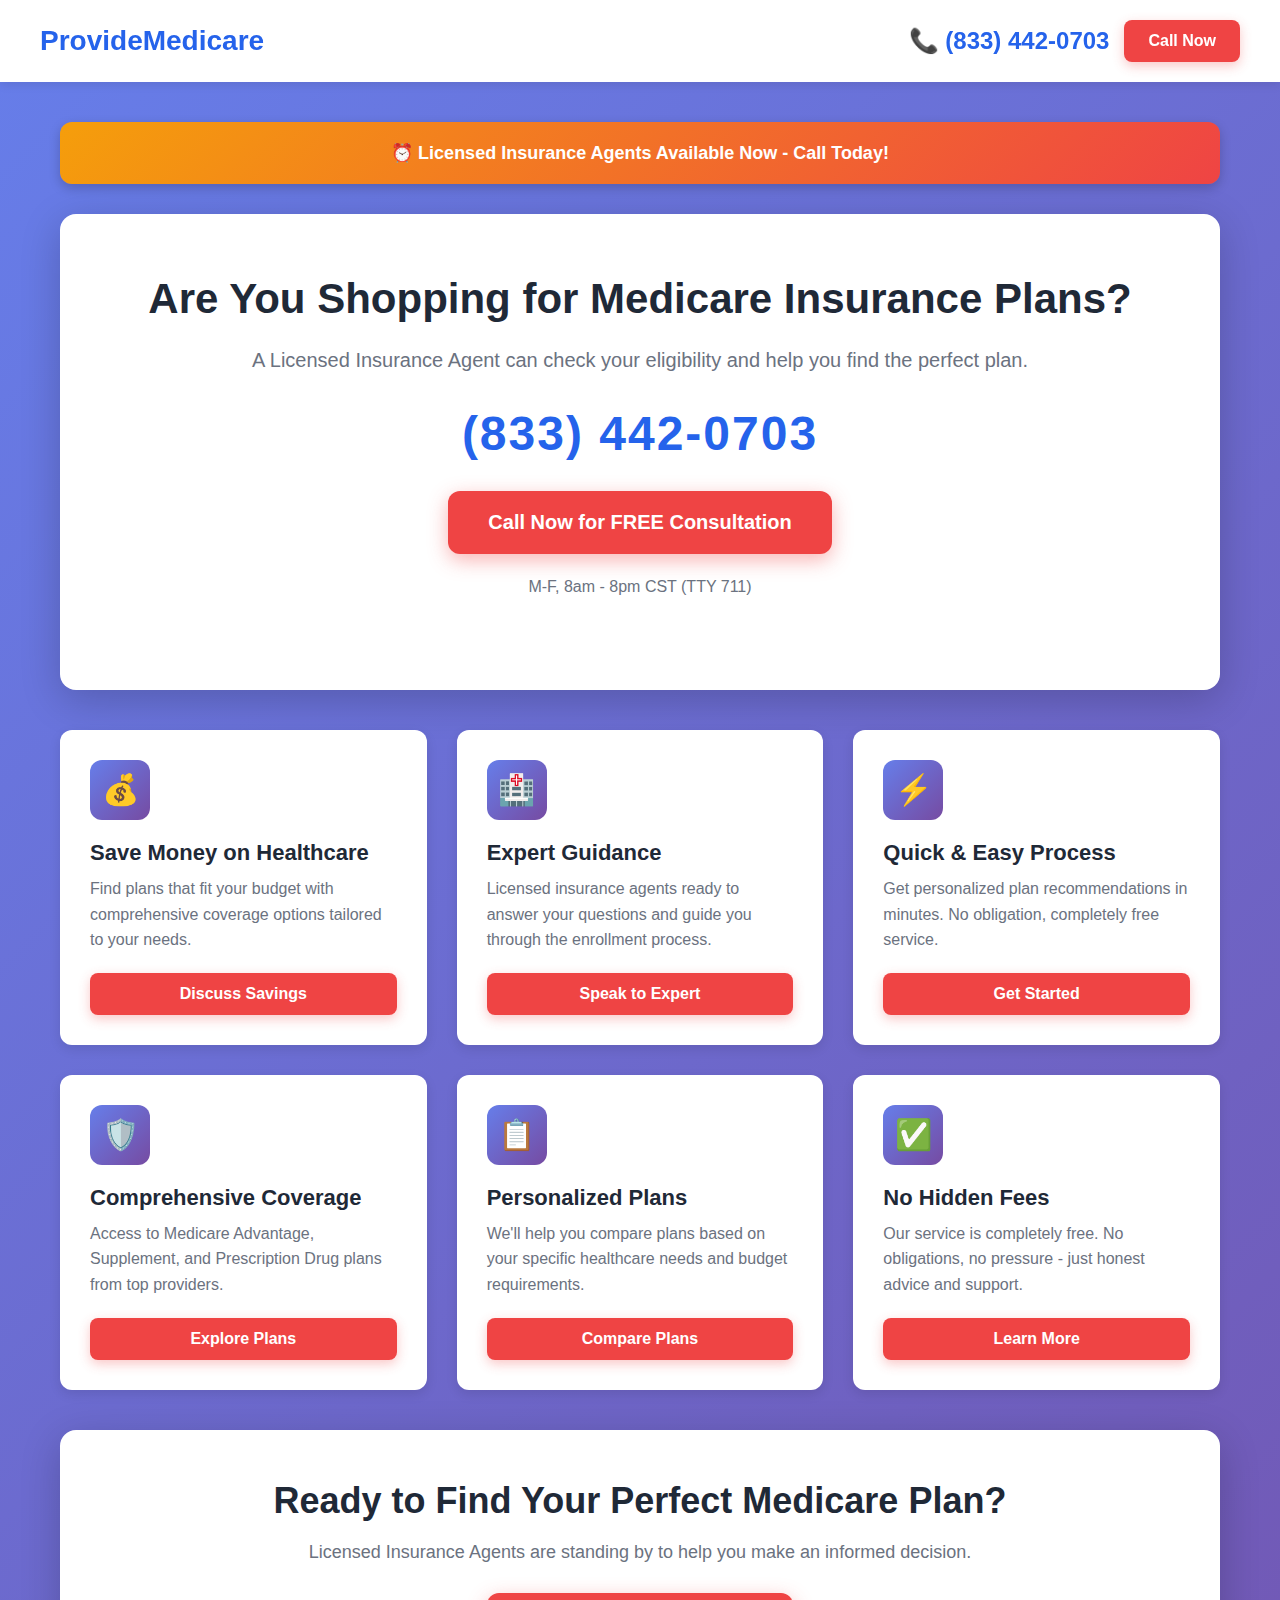
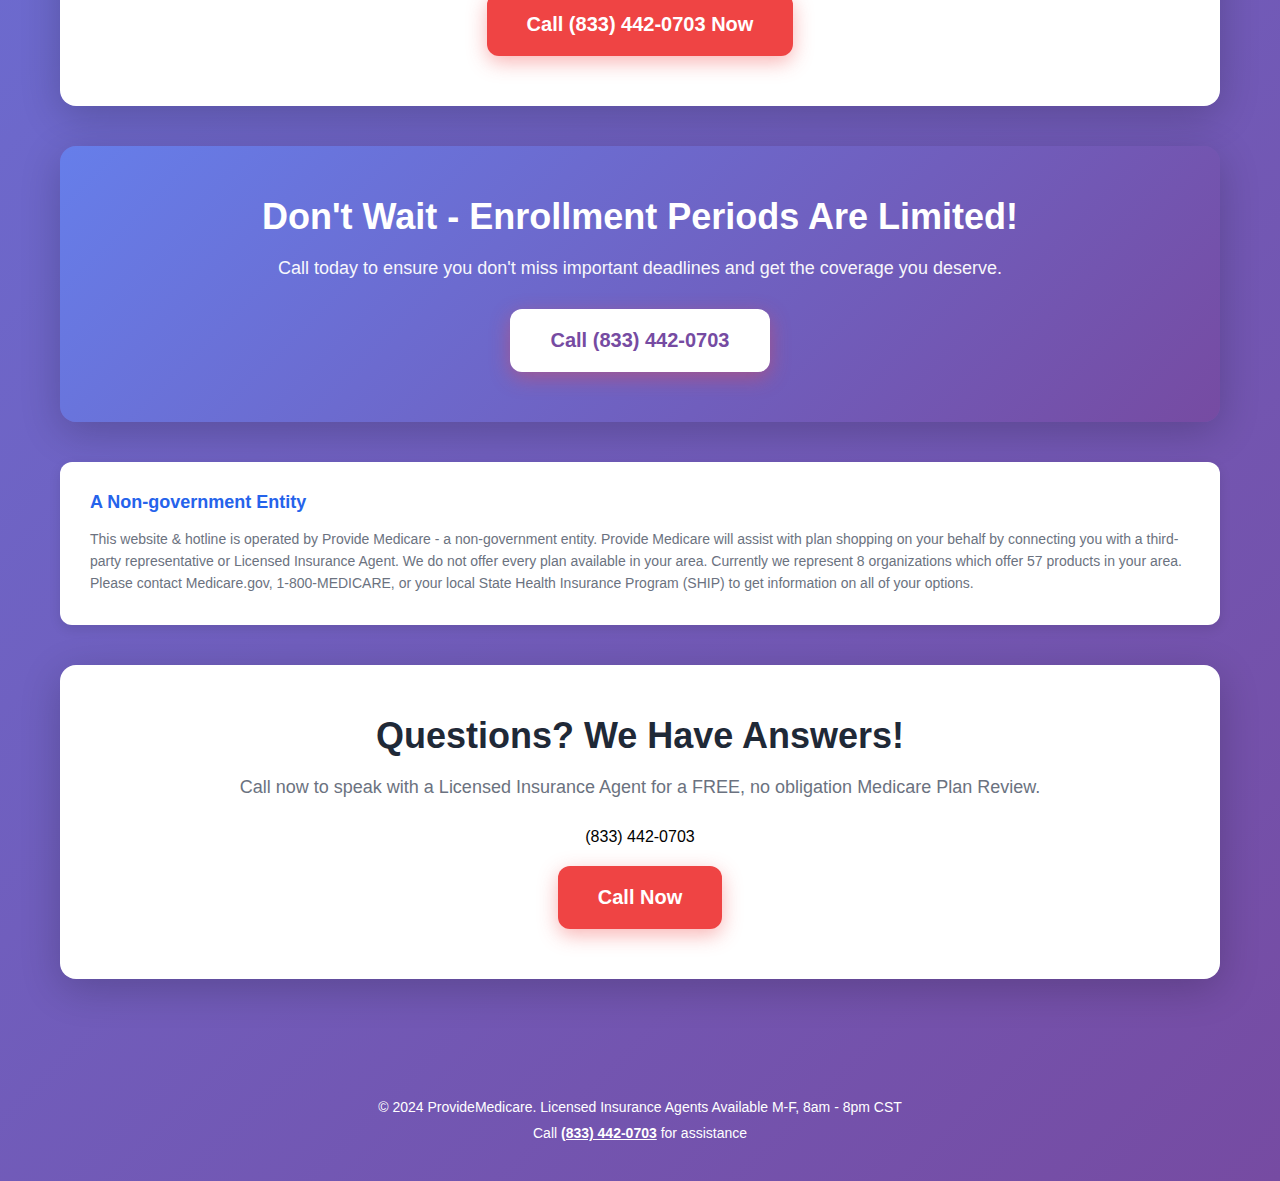
<file: images/medi-lander.html>
<!DOCTYPE html>
<html lang="en">
<head>
    <meta charset="UTF-8">
    <meta name="viewport" content="width=device-width, initial-scale=1.0">
    <title>MedAdvantage Insurance - Medicare Insurance Plans</title>
    <style>
        * {
            margin: 0;
            padding: 0;
            box-sizing: border-box;
        }

        body {
            font-family: -apple-system, BlinkMacSystemFont, 'Segoe UI', Roboto, Oxygen, Ubuntu, Cantarell, sans-serif;
            background: linear-gradient(135deg, #667eea 0%, #764ba2 100%);
            min-height: 100vh;
        }

        .header {
            background: white;
            padding: 20px;
            box-shadow: 0 2px 10px rgba(0,0,0,0.1);
            position: sticky;
            top: 0;
            z-index: 100;
        }

        .header-content {
            max-width: 1200px;
            margin: 0 auto;
            display: flex;
            justify-content: space-between;
            align-items: center;
            flex-wrap: wrap;
            gap: 15px;
        }

        .logo {
            font-size: 28px;
            font-weight: bold;
            color: #2563eb;
        }

        .header-cta {
            display: flex;
            align-items: center;
            gap: 15px;
        }

        .phone-link {
            font-size: 24px;
            font-weight: bold;
            color: #2563eb;
            text-decoration: none;
            transition: color 0.3s ease;
        }

        .phone-link:hover {
            color: #1d4ed8;
        }

        .btn-call {
            background: #ef4444;
            color: white;
            padding: 12px 24px;
            border-radius: 8px;
            text-decoration: none;
            font-weight: 600;
            font-size: 16px;
            transition: all 0.3s ease;
            display: inline-block;
            box-shadow: 0 4px 12px rgba(239, 68, 68, 0.3);
        }

        .btn-call:hover {
            background: #dc2626;
            transform: translateY(-2px);
            box-shadow: 0 6px 20px rgba(239, 68, 68, 0.4);
        }

        .btn-call-large {
            background: #ef4444;
            color: white;
            padding: 20px 40px;
            border-radius: 12px;
            text-decoration: none;
            font-weight: bold;
            font-size: 20px;
            transition: all 0.3s ease;
            display: inline-block;
            box-shadow: 0 6px 20px rgba(239, 68, 68, 0.4);
            text-align: center;
        }

        .btn-call-large:hover {
            background: #dc2626;
            transform: translateY(-3px);
            box-shadow: 0 8px 25px rgba(239, 68, 68, 0.5);
        }

        .pulse {
            animation: pulse 2s infinite;
        }

        @keyframes pulse {
            0%, 100% {
                transform: scale(1);
            }
            50% {
                transform: scale(1.05);
            }
        }

        .container {
            max-width: 1200px;
            margin: 0 auto;
            padding: 40px 20px;
        }

        .hero {
            background: white;
            border-radius: 16px;
            padding: 60px 40px;
            text-align: center;
            box-shadow: 0 10px 40px rgba(0,0,0,0.2);
            margin-bottom: 40px;
        }

        .hero h1 {
            font-size: 42px;
            color: #1f2937;
            margin-bottom: 20px;
            line-height: 1.2;
        }

        .hero p {
            font-size: 20px;
            color: #6b7280;
            margin-bottom: 30px;
            line-height: 1.6;
        }

        .hero .phone-display {
            font-size: 48px;
            font-weight: bold;
            color: #2563eb;
            margin: 30px 0;
            letter-spacing: 2px;
        }

        .benefits {
            display: grid;
            grid-template-columns: repeat(auto-fit, minmax(300px, 1fr));
            gap: 30px;
            margin-bottom: 40px;
        }

        .benefit-card {
            background: white;
            border-radius: 12px;
            padding: 30px;
            box-shadow: 0 4px 12px rgba(0,0,0,0.1);
            transition: all 0.3s ease;
        }

        .benefit-card:hover {
            transform: translateY(-5px);
            box-shadow: 0 8px 20px rgba(0,0,0,0.15);
        }

        .benefit-icon {
            width: 60px;
            height: 60px;
            background: linear-gradient(135deg, #667eea 0%, #764ba2 100%);
            border-radius: 12px;
            display: flex;
            align-items: center;
            justify-content: center;
            font-size: 30px;
            margin-bottom: 20px;
        }

        .benefit-card h3 {
            font-size: 22px;
            color: #1f2937;
            margin-bottom: 10px;
        }

        .benefit-card p {
            color: #6b7280;
            line-height: 1.6;
            margin-bottom: 20px;
        }

        .cta-section {
            background: white;
            border-radius: 16px;
            padding: 50px 40px;
            text-align: center;
            box-shadow: 0 10px 40px rgba(0,0,0,0.2);
            margin-bottom: 40px;
        }

        .cta-section h2 {
            font-size: 36px;
            color: #1f2937;
            margin-bottom: 20px;
        }

        .cta-section p {
            font-size: 18px;
            color: #6b7280;
            margin-bottom: 30px;
        }

        .disclaimer {
            background: white;
            border-radius: 12px;
            padding: 30px;
            box-shadow: 0 4px 12px rgba(0,0,0,0.1);
            margin-bottom: 40px;
        }

        .disclaimer h3 {
            color: #2563eb;
            margin-bottom: 15px;
            font-size: 18px;
        }

        .disclaimer p {
            color: #6b7280;
            line-height: 1.6;
            font-size: 14px;
        }

        .urgency-banner {
            background: linear-gradient(135deg, #f59e0b 0%, #ef4444 100%);
            color: white;
            padding: 20px;
            text-align: center;
            border-radius: 12px;
            margin-bottom: 30px;
            font-size: 18px;
            font-weight: 600;
            box-shadow: 0 4px 12px rgba(0,0,0,0.2);
        }

        .footer {
            text-align: center;
            color: white;
            padding: 40px 20px;
            font-size: 14px;
        }

        @media (max-width: 768px) {
            .hero h1 {
                font-size: 32px;
            }

            .hero .phone-display {
                font-size: 32px;
            }

            .header-content {
                justify-content: center;
            }

            .phone-link {
                font-size: 18px;
            }

            .benefits {
                grid-template-columns: 1fr;
            }

            .cta-section h2 {
                font-size: 28px;
            }

            .btn-call-large {
                padding: 16px 32px;
                font-size: 18px;
            }
        }
    </style>
</head>
<body>
    <div class="header">
        <div class="header-content">
            <div class="logo">ProvideMedicare</div>
            <div class="header-cta">
                <a href="tel:+18334420703" class="phone-link">📞 (833) 442-0703</a>
                <a href="tel:+18334420703" class="btn-call">Call Now</a>
            </div>
        </div>
    </div>

    <div class="container">
        <div class="urgency-banner pulse">
            ⏰ Licensed Insurance Agents Available Now - Call Today!
        </div>

        <div class="hero">
            <h1>Are You Shopping for Medicare Insurance Plans?</h1>
            <p>A Licensed Insurance Agent can check your eligibility and help you find the perfect plan.</p>
            
            <div class="phone-display">(833) 442-0703</div>
            
            <a href="tel:+18334420703" class="btn-call-large pulse">Call Now for FREE Consultation</a>
            
            <p style="margin-top: 20px; font-size: 16px;">M-F, 8am - 8pm CST (TTY 711)</p>
        </div>

        <div class="benefits">
            <div class="benefit-card">
                <div class="benefit-icon">💰</div>
                <h3>Save Money on Healthcare</h3>
                <p>Find plans that fit your budget with comprehensive coverage options tailored to your needs.</p>
                <a href="tel:+18334420703" class="btn-call" style="width: 100%; text-align: center;">Discuss Savings</a>
            </div>

            <div class="benefit-card">
                <div class="benefit-icon">🏥</div>
                <h3>Expert Guidance</h3>
                <p>Licensed insurance agents ready to answer your questions and guide you through the enrollment process.</p>
                <a href="tel:+18334420703" class="btn-call" style="width: 100%; text-align: center;">Speak to Expert</a>
            </div>

            <div class="benefit-card">
                <div class="benefit-icon">⚡</div>
                <h3>Quick & Easy Process</h3>
                <p>Get personalized plan recommendations in minutes. No obligation, completely free service.</p>
                <a href="tel:+18334420703" class="btn-call" style="width: 100%; text-align: center;">Get Started</a>
            </div>

            <div class="benefit-card">
                <div class="benefit-icon">🛡️</div>
                <h3>Comprehensive Coverage</h3>
                <p>Access to Medicare Advantage, Supplement, and Prescription Drug plans from top providers.</p>
                <a href="tel:+18334420703" class="btn-call" style="width: 100%; text-align: center;">Explore Plans</a>
            </div>

            <div class="benefit-card">
                <div class="benefit-icon">📋</div>
                <h3>Personalized Plans</h3>
                <p>We'll help you compare plans based on your specific healthcare needs and budget requirements.</p>
                <a href="tel:+18334420703" class="btn-call" style="width: 100%; text-align: center;">Compare Plans</a>
            </div>

            <div class="benefit-card">
                <div class="benefit-icon">✅</div>
                <h3>No Hidden Fees</h3>
                <p>Our service is completely free. No obligations, no pressure - just honest advice and support.</p>
                <a href="tel:+18334420703" class="btn-call" style="width: 100%; text-align: center;">Learn More</a>
            </div>
        </div>

        <div class="cta-section">
            <h2>Ready to Find Your Perfect Medicare Plan?</h2>
            <p>Licensed Insurance Agents are standing by to help you make an informed decision.</p>
            <a href="tel:+18334420703" class="btn-call-large pulse">Call (833) 442-0703 Now</a>
        </div>

        <div class="cta-section" style="background: linear-gradient(135deg, #667eea 0%, #764ba2 100%); color: white;">
            <h2 style="color: white;">Don't Wait - Enrollment Periods Are Limited!</h2>
            <p style="color: white; opacity: 0.95;">Call today to ensure you don't miss important deadlines and get the coverage you deserve.</p>
            <a href="tel:+18334420703" class="btn-call-large" style="background: white; color: #764ba2;">Call (833) 442-0703</a>
        </div>

        <div class="disclaimer">
            <h3>A Non-government Entity</h3>
            <p>This website & hotline is operated by Provide Medicare - a non-government entity. Provide Medicare will assist with plan shopping on your behalf by connecting you with a third-party representative or Licensed Insurance Agent. We do not offer every plan available in your area. Currently we represent 8 organizations which offer 57 products in your area. Please contact Medicare.gov, 1-800-MEDICARE, or your local State Health Insurance Program (SHIP) to get information on all of your options.</p>
        </div>

        <div class="cta-section">
            <h2>Questions? We Have Answers!</h2>
            <p>Call now to speak with a Licensed Insurance Agent for a FREE, no obligation Medicare Plan Review.</p>
            <div class="phone-display" style="margin: 20px 0;">(833) 442-0703</div>
            <a href="tel:+18334420703" class="btn-call-large">Call Now</a>
        </div>
    </div>

    <div class="footer">
        <p>© 2024 ProvideMedicare. Licensed Insurance Agents Available M-F, 8am - 8pm CST</p>
        <p style="margin-top: 10px;">Call <a href="tel:+18334420703" style="color: white; font-weight: bold;">(833) 442-0703</a> for assistance</p>
    </div>
</body>
</html>
</file>
<file: style.css>
.bg-purple1 {
  background-color: #7059ff !important;
}
.bg-purple2 {
  background-color: #33029b !important;
}
.text-purple1 {
  color: #7059ff !important;
}
.text-purple2 {
  color: #33029b !important;
}
.bg-red {
  background-color: #ed0c0c;
}

.rounded-1 {
  border-radius: 1.2rem !important;
}
.fw-500 {
  font-weight: 500;
}
.fw-400 {
  font-weight: 400;
}
.fw-300 {
  font-weight: 300;
}
.hero-section {
  background: url("./images/hero-dt.webp") no-repeat;
  background-position: center;
  background-size: cover;
  height: 100vh;
}
.circle {
  background-color: #eee;
  height: 3rem;
  width: 3rem;
  border-radius: 50%;
  display: flex;
  align-items: center;
  justify-content: center;
}
/*  */
.horizontal-scroll {
  display: flex;
  overflow-x: auto;
  width: 95%;
  margin: 0 auto;
  padding: 20px 0;
}

.card-scroll {
  width: 350px;
  flex: 0 0 auto;
  margin-right: 10px;
}
.horizontal-scroll::-webkit-scrollbar {
  height: 3px;
}

.horizontal-scroll::-webkit-scrollbar-track {
  background: #a4a3a3;
}

.horizontal-scroll::-webkit-scrollbar-thumb {
  background: #fff;
  border-radius: 6px;
}
.btn-parts {
  cursor: pointer;
  color: #33029b !important;
  background-color: #fff;
  font-size: 1.125rem;
  font-weight: 600;
  border-radius: 2.5rem;
  border: 2px solid #c8cdd7;
  line-height: 1.15;
  padding: 0.8rem 1.5rem;
}
.btn-parts:hover {
  background-color: #d6cffe;
}
.btn-parts.active {
  border-color: #33029b !important;
}

.part-content {
  display: none;
}

.part-content.active {
  display: block;
  padding: 3rem;
}
.bg-final {
  background: url("./images/final-dt.webp") no-repeat;
  height: 20rem;
  background-position: center;
  background-size: cover;
  display: flex;
  flex-direction: column;
  align-items: center;
  justify-content: center;
}
.bg-black {
  background-color: #000;
  color: white;
}
.fs-13 {
  font-size: 13px;
}
.logo {
  width: 400px;
  height: 70px;
  object-fit: contain;
}
.company-logos {
  width: 200px;
  height: 70px;
  object-fit: contain;
}
.howItWork {
  padding: 3rem;
}
.peopleIcon {
  width: 100px;
  height: 100px;
  object-fit: cover;
}
.peoplebanner {
  padding: 3rem 0;
}
@media (max-width: 900px) {
  .logo {
    width: 200px;
    height: 80px;
    object-fit: contain;
  }
  .text-small {
    font-size: 11px;
  }
  .howItWork {
    padding: 0.6rem;
  }
  .part-content.active {
    display: block;
    padding: 1rem;
  }
  .btn-parts {
    padding: 0.6rem 1rem;
    font-size: 13px;
  }
  .peopleIcon {
    width: 50px;
    height: 50px;
    object-fit: contain;
  }
  .peopleHeading {
    font-size: 12px;
  }
  .peoplebanner {
    padding: 1rem 0;
  }
  .bg-final > h1 {
    font-size: 15px;
    margin-top: 0.5rem;
  }
  .bg-final > p {
    font-size: 12px;
    margin-top: 1rem;
  }
}
</file>
